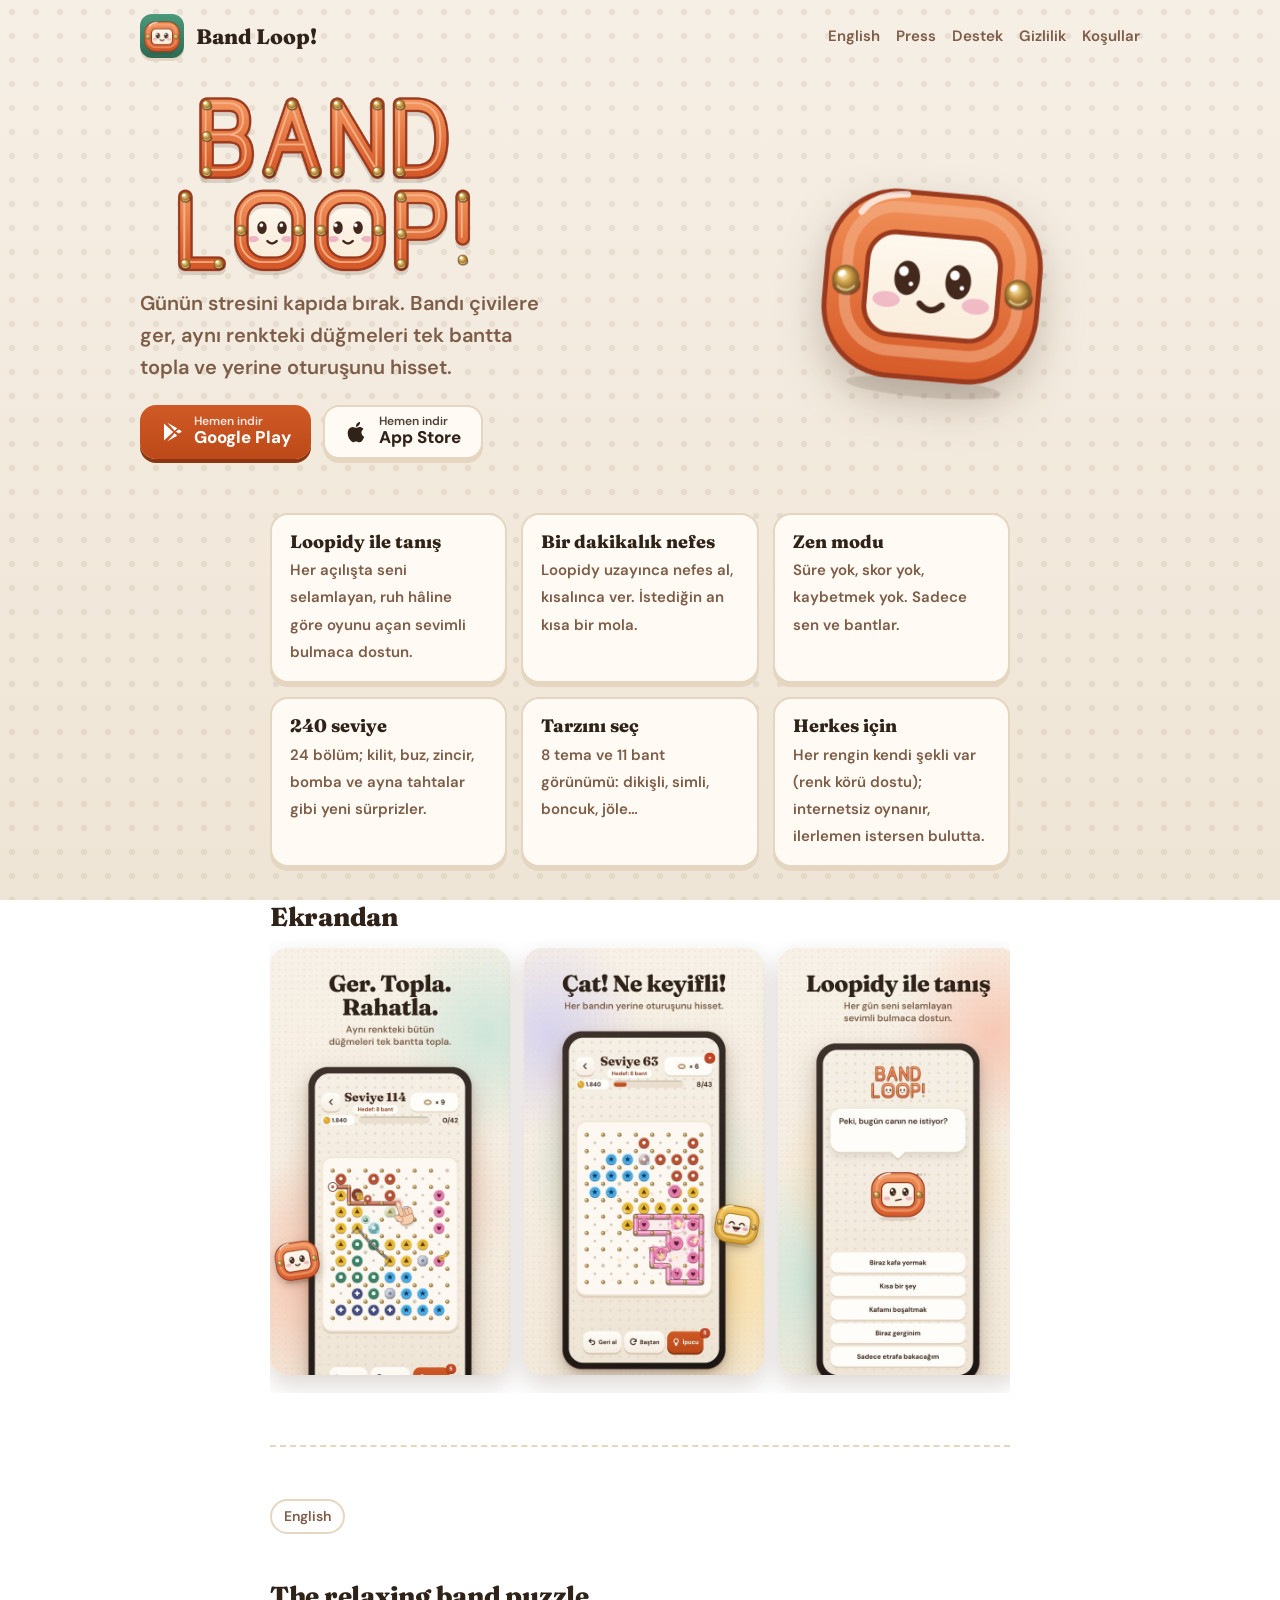
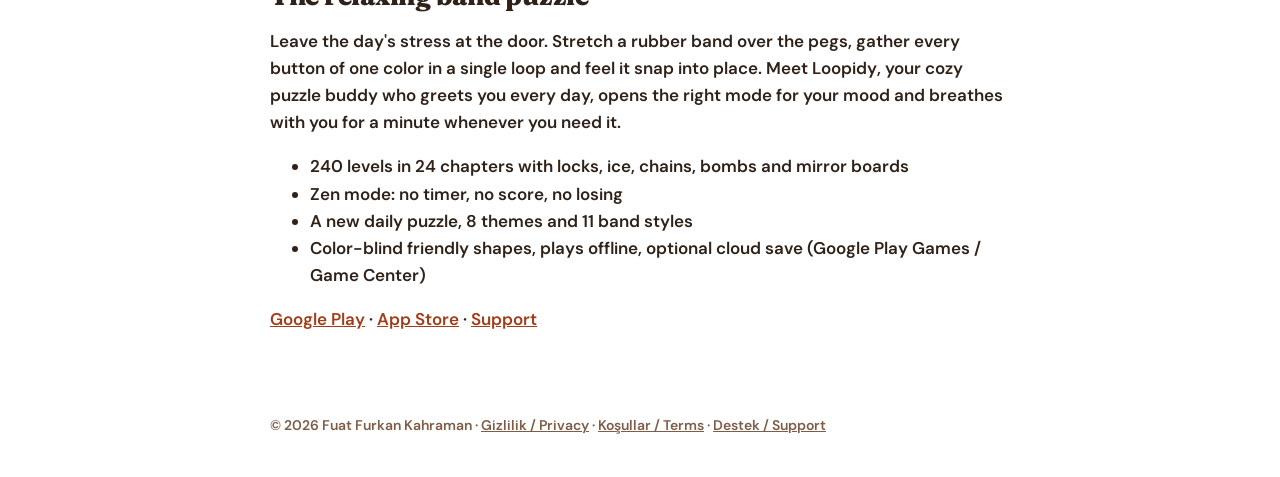
<file: bandloop/index.html>
<!doctype html>
<html lang="tr">
<head>
<meta charset="utf-8">
<meta name="viewport" content="width=device-width, initial-scale=1">
<title>Band Loop! · Rahatlatan bant bulmacası</title>
<meta name="description" content="Band Loop!: rahatlatan lastik bant bulmacası. Bandı çivilere ger, aynı renkteki düğmeleri tek bantta topla, Loopidy ile nefes al. 240 seviye, Zen modu, günlük bulmaca. Android ve iOS.">
<meta property="og:title" content="Band Loop! · Rahatlatan bant bulmacası">
<meta property="og:description" content="Bandı ger, renkleri topla, rahatla. Loopidy ile tanış.">
<meta property="og:image" content="https://fuatabii.github.io/bandloop/img/feature.jpg">
<meta name="theme-color" content="#f6efe5">
<link rel="icon" href="icon.png">
<link rel="stylesheet" href="style.css">
</head>
<body>
<header><img src="icon.png" alt=""><a href="./">Band Loop!</a>
  <nav><a href="#en">English</a><a href="press.html">Press</a><a href="destek.html">Destek</a><a href="gizlilik.html">Gizlilik</a><a href="kosullar.html">Koşullar</a></nav></header>

<section class="hero">
  <div>
    <img class="logo" src="img/logo.png" alt="Band Loop!">
    <p class="lead">Günün stresini kapıda bırak. Bandı çivilere ger, aynı renkteki düğmeleri tek bantta topla ve yerine oturuşunu hisset.</p>
    <div class="stores">
      <a class="store" href="https://play.google.com/store/apps/details?id=com.bandloop.app">
        <svg viewBox="0 0 24 24" aria-hidden="true"><path d="M4 3.5v17l9.2-8.5L4 3.5Zm10.6 9.8 2.6 2.4-9.8 5.6 7.2-8Zm0-2.6-7.2-8 9.8 5.6-2.6 2.4Zm4.1-1.2 2.3 1.3c.6.4.6 1.1 0 1.5l-2.3 1.3-2.8-2.1 2.8-2Z"/></svg>
        <span><small>Hemen indir</small>Google Play</span></a>
      <a class="store alt" href="https://apps.apple.com/app/apple-store/id6827257425?pt=129636580&amp;ct=site&amp;mt=8">
        <svg viewBox="0 0 24 24" aria-hidden="true"><path d="M16.4 12.6c0-2.4 2-3.6 2.1-3.7-1.2-1.7-3-1.9-3.6-2-1.5-.2-3 .9-3.8.9-.8 0-2-.9-3.3-.9-1.7 0-3.3 1-4.2 2.5-1.8 3.1-.5 7.7 1.3 10.2.9 1.2 1.9 2.6 3.2 2.6 1.3-.1 1.8-.8 3.3-.8s2 .8 3.3.8c1.4 0 2.2-1.3 3.1-2.5 1-1.4 1.4-2.8 1.4-2.9 0 0-2.7-1-2.8-4.2ZM14 5.2c.7-.9 1.2-2 1-3.2-1 0-2.3.7-3 1.6-.7.8-1.2 2-1.1 3.1 1.2.1 2.3-.6 3.1-1.5Z"/></svg>
        <span><small>Hemen indir</small>App Store</span></a>
    </div>
  </div>
  <img class="loopidy" src="img/loopidy.png" alt="Loopidy, oyunun maskotu">
</section>

<main>
  <ul class="features">
    <li><b>Loopidy ile tanış</b><span>Her açılışta seni selamlayan, ruh hâline göre oyunu açan sevimli bulmaca dostun.</span></li>
    <li><b>Bir dakikalık nefes</b><span>Loopidy uzayınca nefes al, kısalınca ver. İstediğin an kısa bir mola.</span></li>
    <li><b>Zen modu</b><span>Süre yok, skor yok, kaybetmek yok. Sadece sen ve bantlar.</span></li>
    <li><b>240 seviye</b><span>24 bölüm; kilit, buz, zincir, bomba ve ayna tahtalar gibi yeni sürprizler.</span></li>
    <li><b>Tarzını seç</b><span>8 tema ve 11 bant görünümü: dikişli, simli, boncuk, jöle…</span></li>
    <li><b>Herkes için</b><span>Her rengin kendi şekli var (renk körü dostu); internetsiz oynanır, ilerlemen istersen bulutta.</span></li>
  </ul>

  <h2>Ekrandan</h2>
  <div class="shots">
    <img src="img/shot-1.jpg" alt="Oynanış: bant çivilere geriliyor" loading="lazy">
    <img src="img/shot-2.jpg" alt="Bant yerine oturuyor" loading="lazy">
    <img src="img/shot-3.jpg" alt="Loopidy ile açılış sohbeti" loading="lazy">
    <img src="img/shot-4.jpg" alt="Loopidy ile nefes egzersizi" loading="lazy">
    <img src="img/shot-5.jpg" alt="Kilit, buz ve zincir" loading="lazy">
    <img src="img/shot-6.jpg" alt="Zen modu" loading="lazy">
  </div>

  <hr id="en">
  <span class="lang">English</span>
  <h2>The relaxing band puzzle</h2>
  <p>Leave the day's stress at the door. Stretch a rubber band over the pegs, gather every button of one color in a single
  loop and feel it snap into place. Meet <b>Loopidy</b>, your cozy puzzle buddy who greets you every day, opens the right
  mode for your mood and breathes with you for a minute whenever you need it.</p>
  <ul>
    <li>240 levels in 24 chapters with locks, ice, chains, bombs and mirror boards</li>
    <li>Zen mode: no timer, no score, no losing</li>
    <li>A new daily puzzle, 8 themes and 11 band styles</li>
    <li>Color-blind friendly shapes, plays offline, optional cloud save (Google Play Games / Game Center)</li>
  </ul>
  <p><a href="https://play.google.com/store/apps/details?id=com.bandloop.app">Google Play</a> · <a href="https://apps.apple.com/app/apple-store/id6827257425?pt=129636580&amp;ct=site&amp;mt=8">App Store</a> · <a href="destek.html#support-en">Support</a></p>
</main>
<footer>© 2026 Fuat Furkan Kahraman · <a href="gizlilik.html">Gizlilik / Privacy</a> · <a href="kosullar.html">Koşullar / Terms</a> · <a href="destek.html">Destek / Support</a></footer>
</body>
</html>
</file>
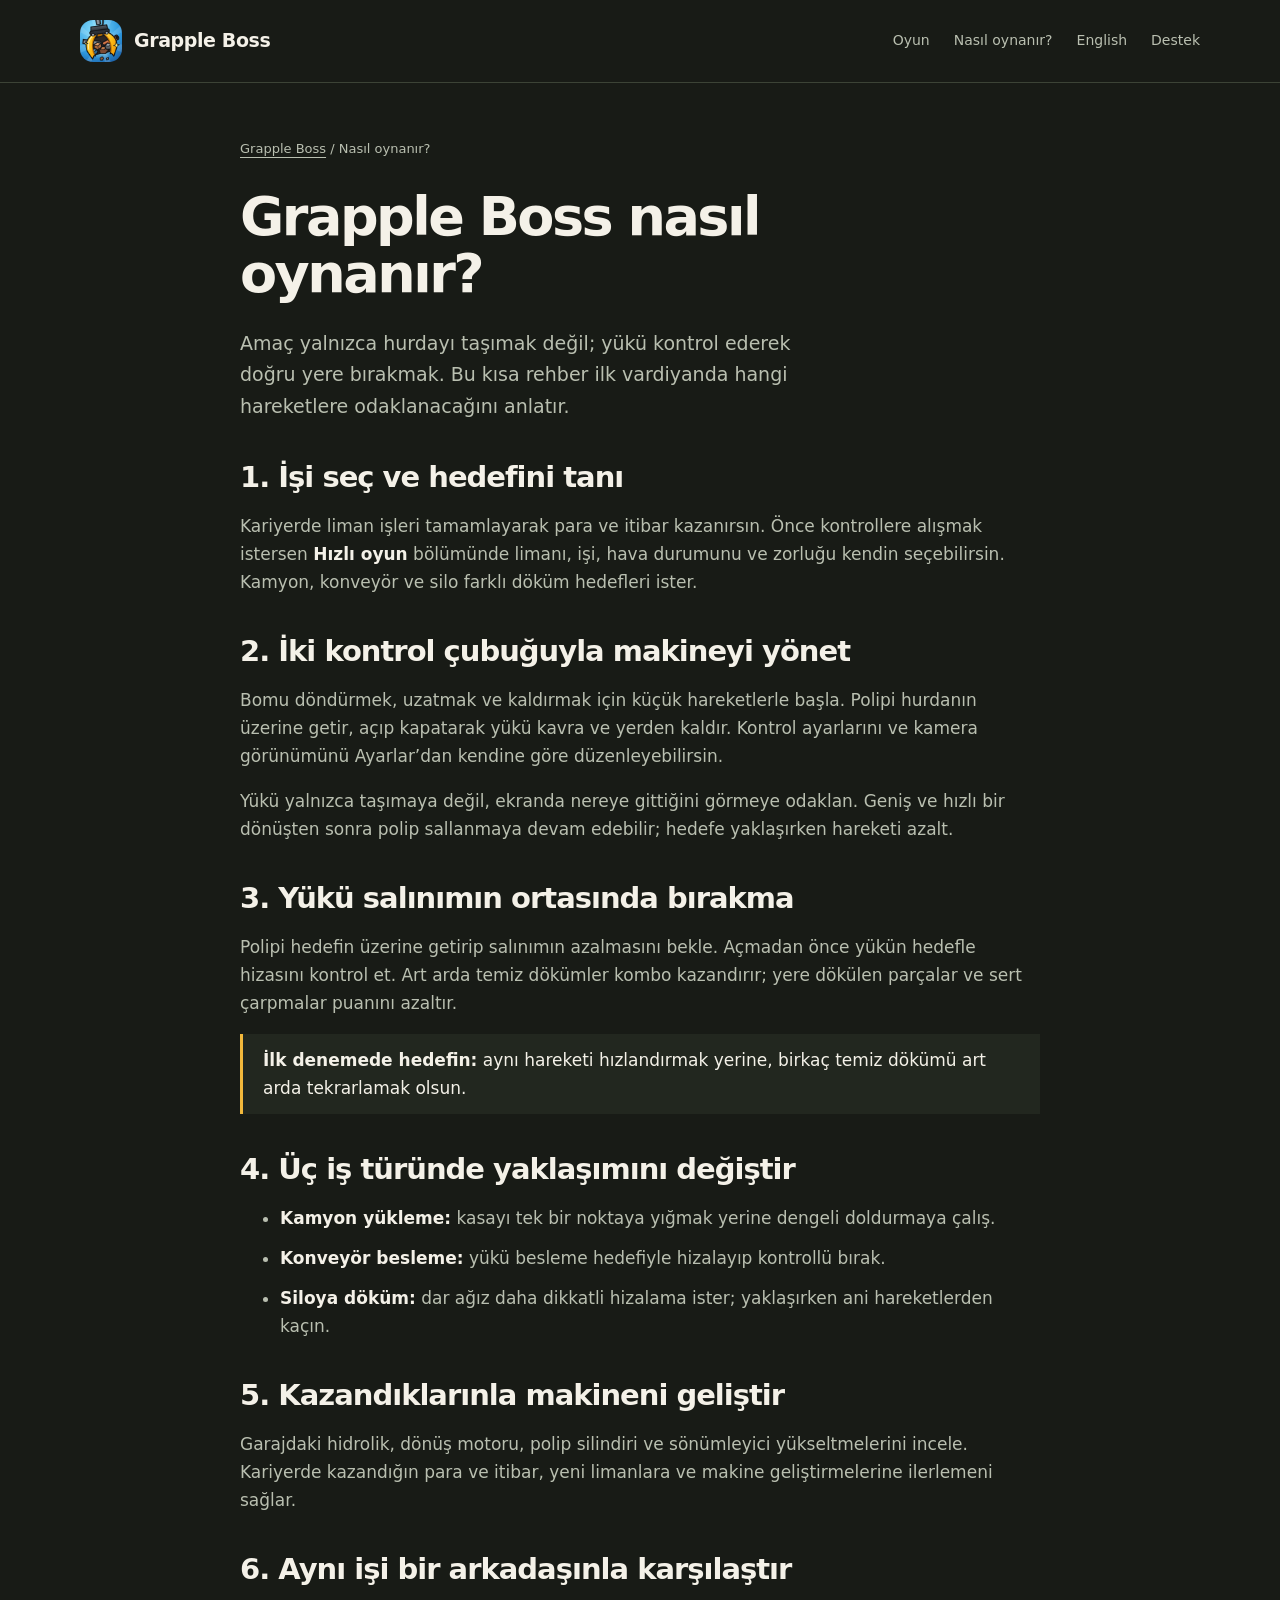
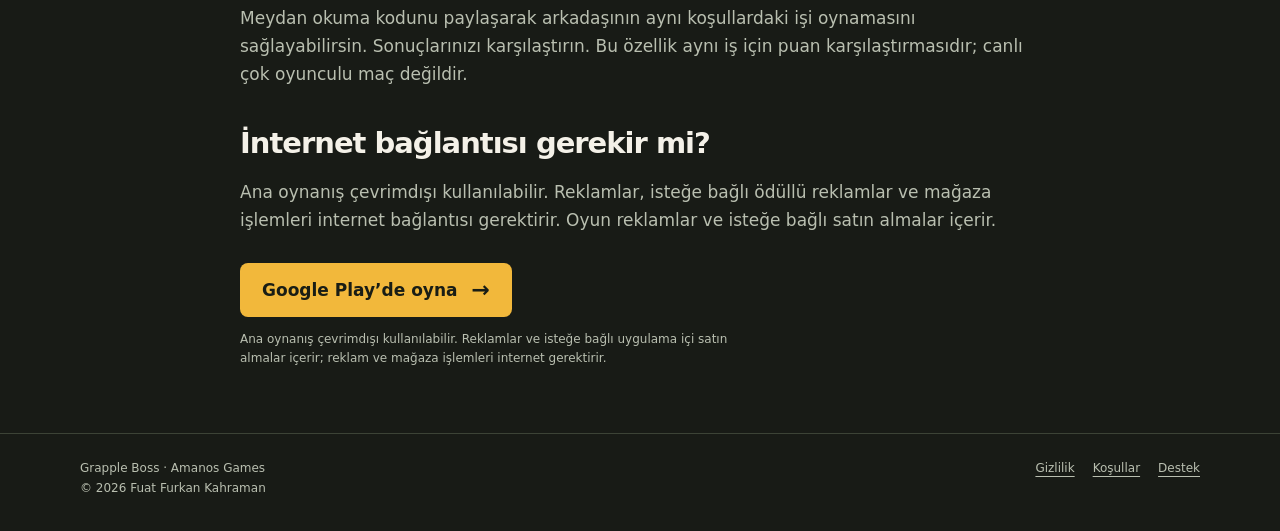
<file: grappleboss/nasil-oynanir/index.html>
<!doctype html>
<html lang="tr">
<head>
<meta charset="utf-8">
<meta name="viewport" content="width=device-width, initial-scale=1">
<title>Grapple Boss Nasıl Oynanır? Kontroller ve Yükleme Rehberi</title>
<meta name="description" content="Grapple Boss’ta iki kontrol çubuğunu kullanmayı, yükün salınımını kontrol etmeyi ve kamyon, konveyör, silo işlerinde temiz döküm yapmayı öğren.">
<link rel="canonical" href="https://fuatabii.github.io/grappleboss/nasil-oynanir/">
<link rel="alternate" hreflang="tr" href="https://fuatabii.github.io/grappleboss/nasil-oynanir/">
<link rel="alternate" hreflang="en" href="https://fuatabii.github.io/grappleboss/en/how-to-play/">
<link rel="alternate" hreflang="x-default" href="https://fuatabii.github.io/grappleboss/en/how-to-play/">
<link rel="icon" href="../icon.png">
<link rel="stylesheet" href="../site.css">
<meta property="og:type" content="website">
<meta property="og:locale" content="tr_TR">
<meta property="og:locale:alternate" content="en_US">
<meta property="og:title" content="Grapple Boss Nasıl Oynanır? Kontroller ve Yükleme Rehberi">
<meta property="og:description" content="Grapple Boss’ta iki kontrol çubuğunu kullanmayı, yükün salınımını kontrol etmeyi ve kamyon, konveyör, silo işlerinde temiz döküm yapmayı öğren.">
<meta property="og:url" content="https://fuatabii.github.io/grappleboss/nasil-oynanir/">
<meta property="og:image" content="https://fuatabii.github.io/grappleboss/icon.png">
<meta property="og:image:alt" content="Grapple Boss">
<meta name="twitter:card" content="summary">
<meta name="twitter:title" content="Grapple Boss Nasıl Oynanır? Kontroller ve Yükleme Rehberi">
<meta name="twitter:description" content="Grapple Boss’ta iki kontrol çubuğunu kullanmayı, yükün salınımını kontrol etmeyi ve kamyon, konveyör, silo işlerinde temiz döküm yapmayı öğren.">
<meta name="twitter:image" content="https://fuatabii.github.io/grappleboss/icon.png">
<script type="application/ld+json">{"@context":"https://schema.org","@graph":[{"@type":"WebSite","@id":"https://fuatabii.github.io/grappleboss/#website","url":"https://fuatabii.github.io/grappleboss/","name":"Grapple Boss","inLanguage":["tr","en"]},{"@type":"VideoGame","@id":"https://fuatabii.github.io/grappleboss/#game","name":"Grapple Boss","url":"https://fuatabii.github.io/grappleboss/","image":"https://fuatabii.github.io/grappleboss/icon.png","description":"Grapple Boss’ta iki kontrol çubuğunu kullanmayı, yükün salınımını kontrol etmeyi ve kamyon, konveyör, silo işlerinde temiz döküm yapmayı öğren.","operatingSystem":"Android","applicationCategory":"GameApplication","genre":"Simulation","inLanguage":["tr","en"],"installUrl":"https://play.google.com/store/apps/details?id=com.grappleboss.app","publisher":{"@type":"Organization","name":"Amanos Games"},"sameAs":["https://play.google.com/store/apps/details?id=com.grappleboss.app"]},{"@type":"WebPage","@id":"https://fuatabii.github.io/grappleboss/nasil-oynanir/#webpage","url":"https://fuatabii.github.io/grappleboss/nasil-oynanir/","name":"Grapple Boss Nasıl Oynanır? Kontroller ve Yükleme Rehberi","description":"Grapple Boss’ta iki kontrol çubuğunu kullanmayı, yükün salınımını kontrol etmeyi ve kamyon, konveyör, silo işlerinde temiz döküm yapmayı öğren.","inLanguage":"tr","isPartOf":{"@id":"https://fuatabii.github.io/grappleboss/#website"},"about":{"@id":"https://fuatabii.github.io/grappleboss/#game"}}]}</script>
</head><body>
<a class="skip" href="#main">İçeriğe geç</a>
<header><div class="wrap">
<a class="brand" href="../"><img src="../icon.png" width="42" height="42" alt="">Grapple Boss</a>
<nav aria-label="Ana menü"><a href="../#oyun">Oyun</a><a href="./">Nasıl oynanır?</a><a href="../en/how-to-play/" lang="en" hreflang="en">English</a><a href="../destek.html">Destek</a></nav>
</div></header><main class="wrap" id="main"><article class="guide"><p class="breadcrumb"><a href="../">Grapple Boss</a> / Nasıl oynanır?</p><h1>Grapple Boss nasıl oynanır?</h1><p class="intro">Amaç yalnızca hurdayı taşımak değil; yükü kontrol ederek doğru yere bırakmak. Bu kısa rehber ilk vardiyanda hangi hareketlere odaklanacağını anlatır.</p><h2>1. İşi seç ve hedefini tanı</h2>
<p>Kariyerde liman işleri tamamlayarak para ve itibar kazanırsın. Önce kontrollere alışmak istersen <strong>Hızlı oyun</strong> bölümünde limanı, işi, hava durumunu ve zorluğu kendin seçebilirsin. Kamyon, konveyör ve silo farklı döküm hedefleri ister.</p>
<h2>2. İki kontrol çubuğuyla makineyi yönet</h2>
<p>Bomu döndürmek, uzatmak ve kaldırmak için küçük hareketlerle başla. Polipi hurdanın üzerine getir, açıp kapatarak yükü kavra ve yerden kaldır. Kontrol ayarlarını ve kamera görünümünü Ayarlar’dan kendine göre düzenleyebilirsin.</p>
<p>Yükü yalnızca taşımaya değil, ekranda nereye gittiğini görmeye odaklan. Geniş ve hızlı bir dönüşten sonra polip sallanmaya devam edebilir; hedefe yaklaşırken hareketi azalt.</p>
<h2>3. Yükü salınımın ortasında bırakma</h2>
<p>Polipi hedefin üzerine getirip salınımın azalmasını bekle. Açmadan önce yükün hedefle hizasını kontrol et. Art arda temiz dökümler kombo kazandırır; yere dökülen parçalar ve sert çarpmalar puanını azaltır.</p>
<div class="callout"><strong>İlk denemede hedefin:</strong> aynı hareketi hızlandırmak yerine, birkaç temiz dökümü art arda tekrarlamak olsun.</div>
<h2>4. Üç iş türünde yaklaşımını değiştir</h2>
<ul><li><strong>Kamyon yükleme:</strong> kasayı tek bir noktaya yığmak yerine dengeli doldurmaya çalış.</li>
<li><strong>Konveyör besleme:</strong> yükü besleme hedefiyle hizalayıp kontrollü bırak.</li>
<li><strong>Siloya döküm:</strong> dar ağız daha dikkatli hizalama ister; yaklaşırken ani hareketlerden kaçın.</li></ul>
<h2>5. Kazandıklarınla makineni geliştir</h2>
<p>Garajdaki hidrolik, dönüş motoru, polip silindiri ve sönümleyici yükseltmelerini incele. Kariyerde kazandığın para ve itibar, yeni limanlara ve makine geliştirmelerine ilerlemeni sağlar.</p>
<h2>6. Aynı işi bir arkadaşınla karşılaştır</h2>
<p>Meydan okuma kodunu paylaşarak arkadaşının aynı koşullardaki işi oynamasını sağlayabilirsin. Sonuçlarınızı karşılaştırın. Bu özellik aynı iş için puan karşılaştırmasıdır; canlı çok oyunculu maç değildir.</p>
<h2>İnternet bağlantısı gerekir mi?</h2>
<p>Ana oynanış çevrimdışı kullanılabilir. Reklamlar, isteğe bağlı ödüllü reklamlar ve mağaza işlemleri internet bağlantısı gerektirir. Oyun reklamlar ve isteğe bağlı satın almalar içerir.</p><a class="cta" href="https://play.google.com/store/apps/details?id=com.grappleboss.app&amp;hl=tr&amp;referrer=utm_source%3Dwebsite%26utm_medium%3Downed%26utm_campaign%3Dgrapple_launch_tr">Google Play’de oyna <span aria-hidden="true">→</span></a><p class="fine">Ana oynanış çevrimdışı kullanılabilir. Reklamlar ve isteğe bağlı uygulama içi satın almalar içerir; reklam ve mağaza işlemleri internet gerektirir.</p></article></main><footer><div class="wrap"><span>Grapple Boss · Amanos Games<br>© 2026 Fuat Furkan Kahraman</span><div><a href="../gizlilik.html">Gizlilik</a><a href="../kosullar.html">Koşullar</a><a href="../destek.html">Destek</a></div></div></footer>
</body></html>
</file>
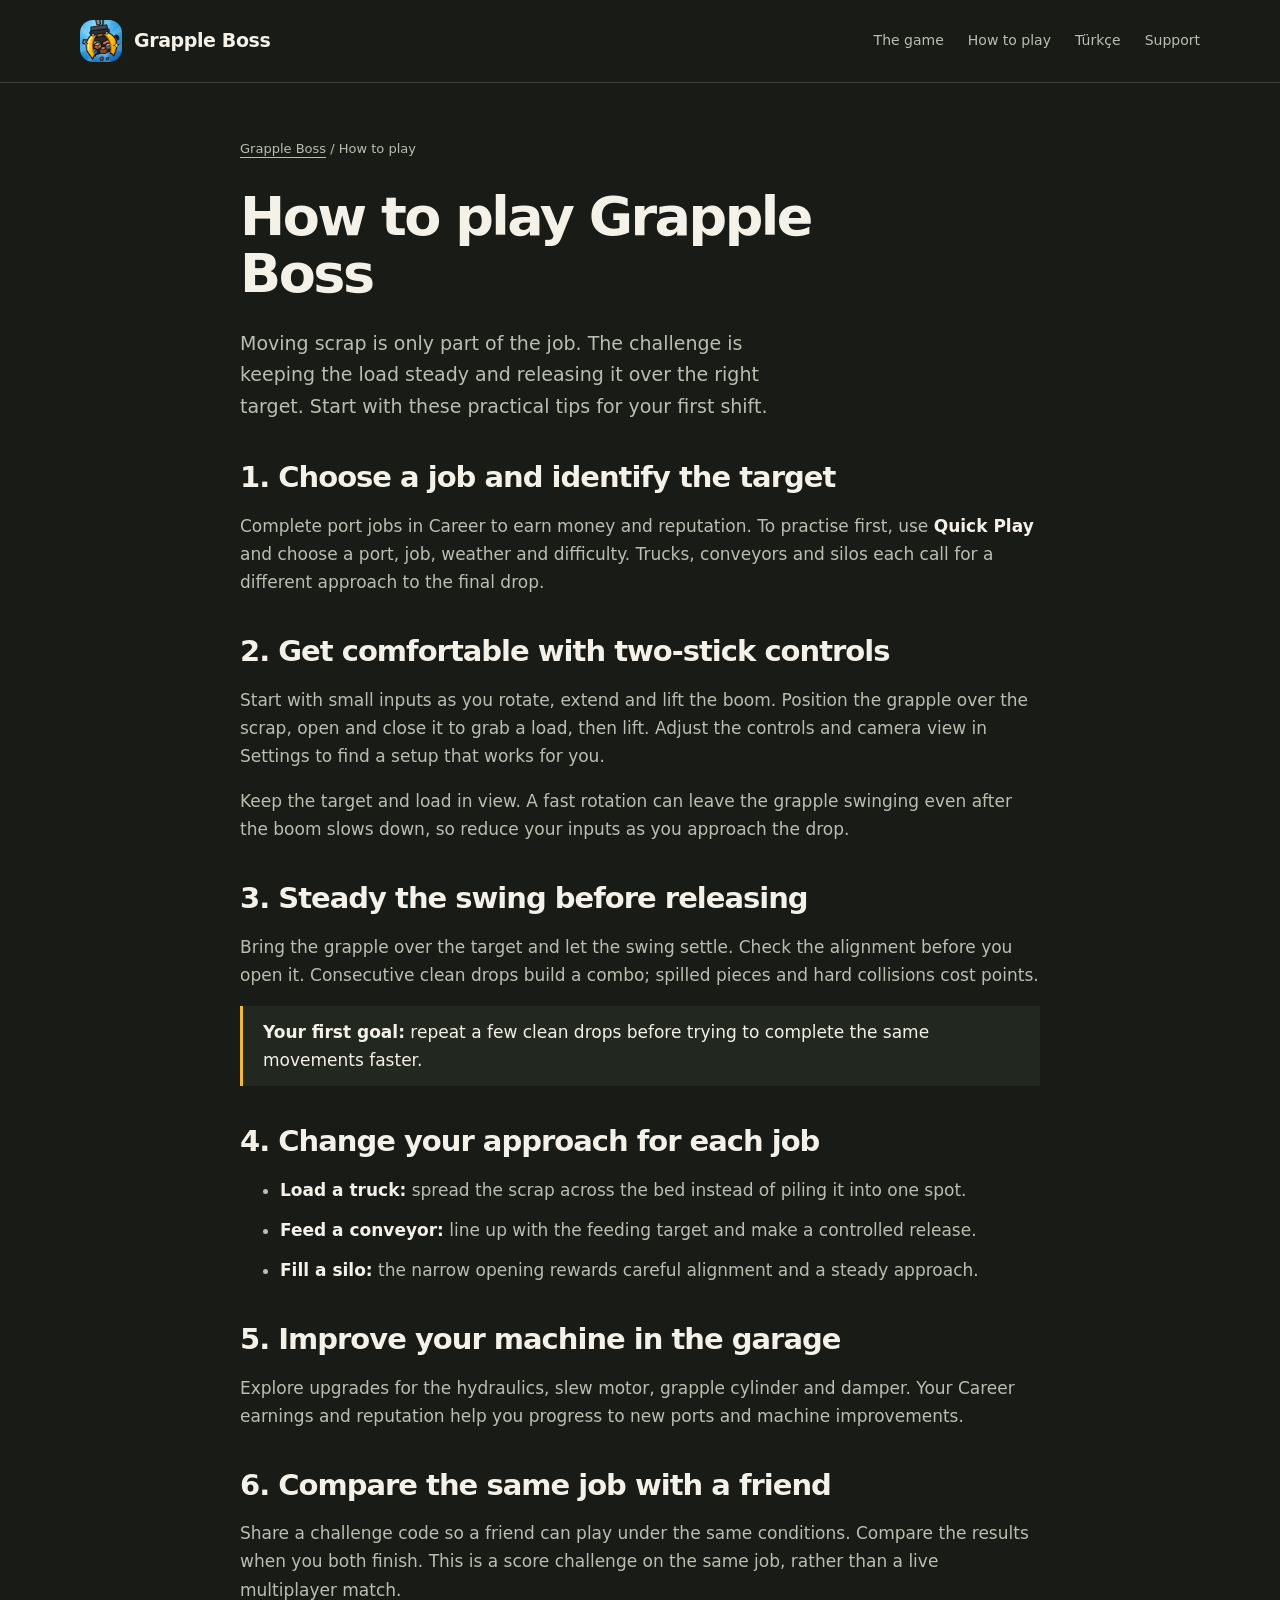
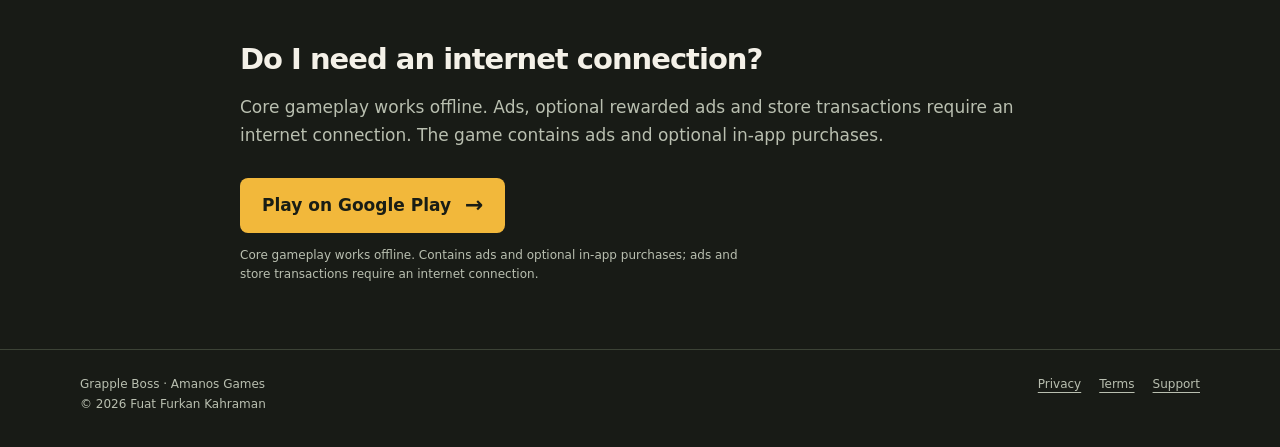
<file: grappleboss/en/how-to-play/index.html>
<!doctype html>
<html lang="en">
<head>
<meta charset="utf-8">
<meta name="viewport" content="width=device-width, initial-scale=1">
<title>How to Play Grapple Boss: Crane Controls and Loading Guide</title>
<meta name="description" content="Learn the basics of Grapple Boss: two-stick crane controls, managing a swinging load and making clean drops into trucks, conveyors and silos.">
<link rel="canonical" href="https://fuatabii.github.io/grappleboss/en/how-to-play/">
<link rel="alternate" hreflang="tr" href="https://fuatabii.github.io/grappleboss/nasil-oynanir/">
<link rel="alternate" hreflang="en" href="https://fuatabii.github.io/grappleboss/en/how-to-play/">
<link rel="alternate" hreflang="x-default" href="https://fuatabii.github.io/grappleboss/en/how-to-play/">
<link rel="icon" href="../../icon.png">
<link rel="stylesheet" href="../../site.css">
<meta property="og:type" content="website">
<meta property="og:locale" content="en_US">
<meta property="og:locale:alternate" content="tr_TR">
<meta property="og:title" content="How to Play Grapple Boss: Crane Controls and Loading Guide">
<meta property="og:description" content="Learn the basics of Grapple Boss: two-stick crane controls, managing a swinging load and making clean drops into trucks, conveyors and silos.">
<meta property="og:url" content="https://fuatabii.github.io/grappleboss/en/how-to-play/">
<meta property="og:image" content="https://fuatabii.github.io/grappleboss/icon.png">
<meta property="og:image:alt" content="Grapple Boss">
<meta name="twitter:card" content="summary">
<meta name="twitter:title" content="How to Play Grapple Boss: Crane Controls and Loading Guide">
<meta name="twitter:description" content="Learn the basics of Grapple Boss: two-stick crane controls, managing a swinging load and making clean drops into trucks, conveyors and silos.">
<meta name="twitter:image" content="https://fuatabii.github.io/grappleboss/icon.png">
<script type="application/ld+json">{"@context":"https://schema.org","@graph":[{"@type":"WebSite","@id":"https://fuatabii.github.io/grappleboss/#website","url":"https://fuatabii.github.io/grappleboss/","name":"Grapple Boss","inLanguage":["tr","en"]},{"@type":"VideoGame","@id":"https://fuatabii.github.io/grappleboss/#game","name":"Grapple Boss","url":"https://fuatabii.github.io/grappleboss/","image":"https://fuatabii.github.io/grappleboss/icon.png","description":"Learn the basics of Grapple Boss: two-stick crane controls, managing a swinging load and making clean drops into trucks, conveyors and silos.","operatingSystem":"Android","applicationCategory":"GameApplication","genre":"Simulation","inLanguage":["tr","en"],"installUrl":"https://play.google.com/store/apps/details?id=com.grappleboss.app","publisher":{"@type":"Organization","name":"Amanos Games"},"sameAs":["https://play.google.com/store/apps/details?id=com.grappleboss.app"]},{"@type":"WebPage","@id":"https://fuatabii.github.io/grappleboss/en/how-to-play/#webpage","url":"https://fuatabii.github.io/grappleboss/en/how-to-play/","name":"How to Play Grapple Boss: Crane Controls and Loading Guide","description":"Learn the basics of Grapple Boss: two-stick crane controls, managing a swinging load and making clean drops into trucks, conveyors and silos.","inLanguage":"en","isPartOf":{"@id":"https://fuatabii.github.io/grappleboss/#website"},"about":{"@id":"https://fuatabii.github.io/grappleboss/#game"}}]}</script>
</head><body>
<a class="skip" href="#main">Skip to content</a>
<header><div class="wrap">
<a class="brand" href="../"><img src="../../icon.png" width="42" height="42" alt="">Grapple Boss</a>
<nav aria-label="Main navigation"><a href="../#oyun">The game</a><a href="./">How to play</a><a href="../../nasil-oynanir/" lang="tr" hreflang="tr">Türkçe</a><a href="../../destek.html">Support</a></nav>
</div></header><main class="wrap" id="main"><article class="guide"><p class="breadcrumb"><a href="../">Grapple Boss</a> / How to play</p><h1>How to play Grapple Boss</h1><p class="intro">Moving scrap is only part of the job. The challenge is keeping the load steady and releasing it over the right target. Start with these practical tips for your first shift.</p><h2>1. Choose a job and identify the target</h2>
<p>Complete port jobs in Career to earn money and reputation. To practise first, use <strong>Quick Play</strong> and choose a port, job, weather and difficulty. Trucks, conveyors and silos each call for a different approach to the final drop.</p>
<h2>2. Get comfortable with two-stick controls</h2>
<p>Start with small inputs as you rotate, extend and lift the boom. Position the grapple over the scrap, open and close it to grab a load, then lift. Adjust the controls and camera view in Settings to find a setup that works for you.</p>
<p>Keep the target and load in view. A fast rotation can leave the grapple swinging even after the boom slows down, so reduce your inputs as you approach the drop.</p>
<h2>3. Steady the swing before releasing</h2>
<p>Bring the grapple over the target and let the swing settle. Check the alignment before you open it. Consecutive clean drops build a combo; spilled pieces and hard collisions cost points.</p>
<div class="callout"><strong>Your first goal:</strong> repeat a few clean drops before trying to complete the same movements faster.</div>
<h2>4. Change your approach for each job</h2>
<ul><li><strong>Load a truck:</strong> spread the scrap across the bed instead of piling it into one spot.</li>
<li><strong>Feed a conveyor:</strong> line up with the feeding target and make a controlled release.</li>
<li><strong>Fill a silo:</strong> the narrow opening rewards careful alignment and a steady approach.</li></ul>
<h2>5. Improve your machine in the garage</h2>
<p>Explore upgrades for the hydraulics, slew motor, grapple cylinder and damper. Your Career earnings and reputation help you progress to new ports and machine improvements.</p>
<h2>6. Compare the same job with a friend</h2>
<p>Share a challenge code so a friend can play under the same conditions. Compare the results when you both finish. This is a score challenge on the same job, rather than a live multiplayer match.</p>
<h2>Do I need an internet connection?</h2>
<p>Core gameplay works offline. Ads, optional rewarded ads and store transactions require an internet connection. The game contains ads and optional in-app purchases.</p><a class="cta" href="https://play.google.com/store/apps/details?id=com.grappleboss.app&amp;hl=en_US&amp;referrer=utm_source%3Dwebsite%26utm_medium%3Downed%26utm_campaign%3Dgrapple_launch_en">Play on Google Play <span aria-hidden="true">→</span></a><p class="fine">Core gameplay works offline. Contains ads and optional in-app purchases; ads and store transactions require an internet connection.</p></article></main><footer><div class="wrap"><span>Grapple Boss · Amanos Games<br>© 2026 Fuat Furkan Kahraman</span><div><a href="../../gizlilik.html">Privacy</a><a href="../../kosullar.html">Terms</a><a href="../../destek.html">Support</a></div></div></footer>
</body></html>
</file>
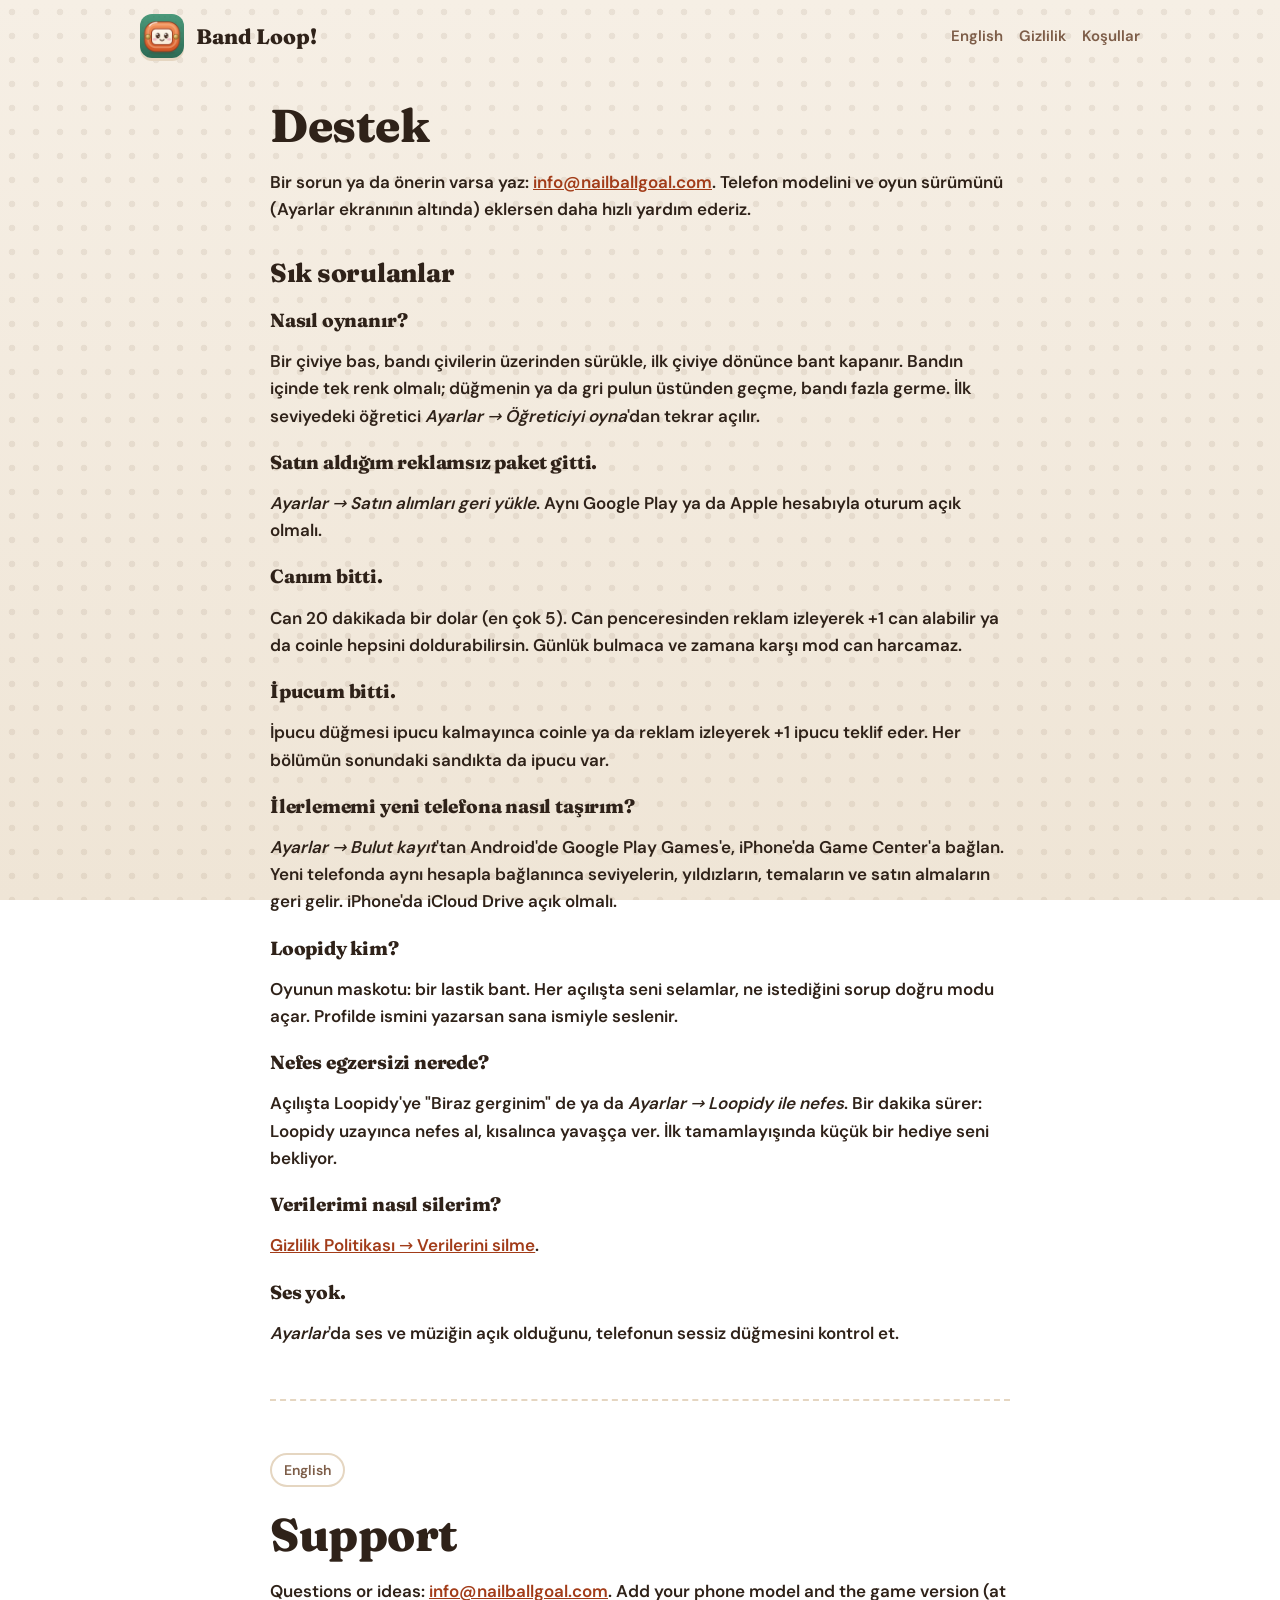
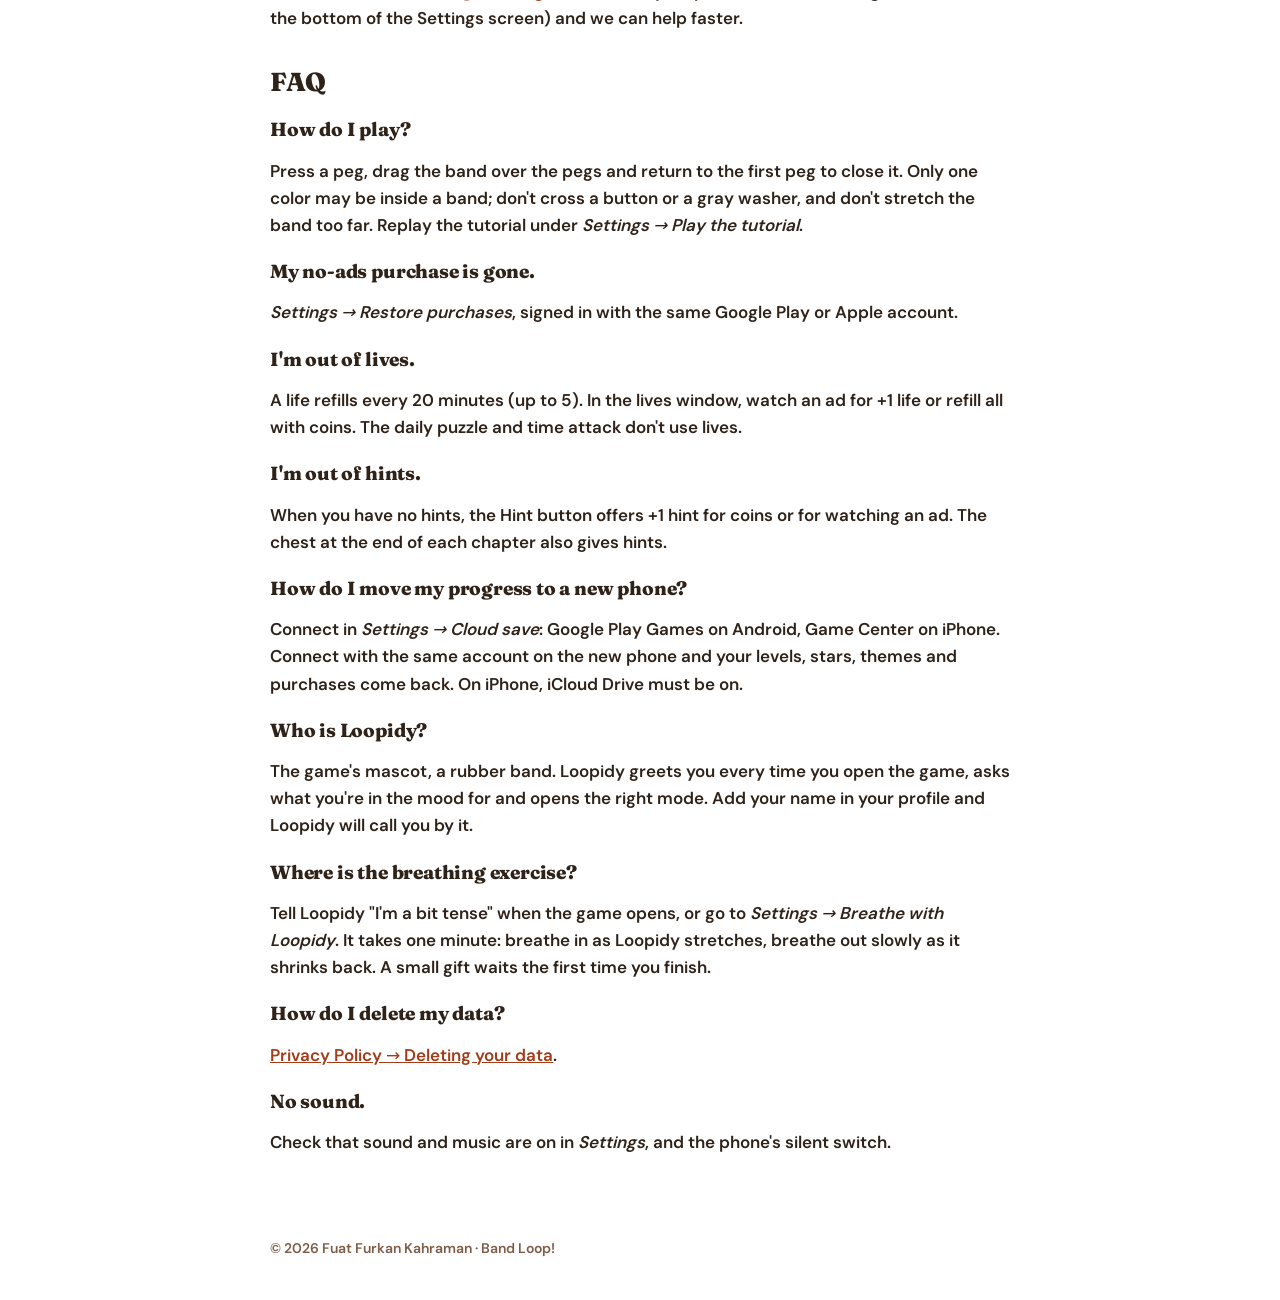
<file: bandloop/destek.html>
<!doctype html>
<html lang="tr">
<head>
<meta charset="utf-8">
<meta name="viewport" content="width=device-width, initial-scale=1">
<title>Destek · Band Loop!</title>
<meta name="description" content="Band Loop! destek: sık sorulanlar, satın almaları geri yükleme, can ve ipucu, verilerini silme, iletişim.">
<link rel="icon" href="icon.png">
<link rel="stylesheet" href="style.css">
</head>
<body>
<header><img src="icon.png" alt=""><a href="./">Band Loop!</a>
  <nav><a href="#support-en">English</a><a href="gizlilik.html">Gizlilik</a><a href="kosullar.html">Koşullar</a></nav></header>
<main>
<h1>Destek</h1>
<p>Bir sorun ya da önerin varsa yaz: <a href="mailto:info@nailballgoal.com">info@nailballgoal.com</a>. Telefon modelini ve oyun
sürümünü (Ayarlar ekranının altında) eklersen daha hızlı yardım ederiz.</p>

<h2>Sık sorulanlar</h2>
<h3>Nasıl oynanır?</h3>
<p>Bir çiviye bas, bandı çivilerin üzerinden sürükle, ilk çiviye dönünce bant kapanır. Bandın içinde tek renk olmalı;
düğmenin ya da gri pulun üstünden geçme, bandı fazla germe. İlk seviyedeki öğretici <i>Ayarlar → Öğreticiyi oyna</i>'dan
tekrar açılır.</p>
<h3>Satın aldığım reklamsız paket gitti.</h3>
<p><i>Ayarlar → Satın alımları geri yükle</i>. Aynı Google Play ya da Apple hesabıyla oturum açık olmalı.</p>
<h3>Canım bitti.</h3>
<p>Can 20 dakikada bir dolar (en çok 5). Can penceresinden reklam izleyerek +1 can alabilir ya da coinle hepsini
doldurabilirsin. Günlük bulmaca ve zamana karşı mod can harcamaz.</p>
<h3>İpucum bitti.</h3>
<p>İpucu düğmesi ipucu kalmayınca coinle ya da reklam izleyerek +1 ipucu teklif eder. Her bölümün sonundaki sandıkta da ipucu var.</p>
<h3>İlerlememi yeni telefona nasıl taşırım?</h3>
<p><i>Ayarlar → Bulut kayıt</i>'tan Android'de Google Play Games'e, iPhone'da Game Center'a bağlan. Yeni telefonda aynı
hesapla bağlanınca seviyelerin, yıldızların, temaların ve satın almaların geri gelir. iPhone'da iCloud Drive açık olmalı.</p>
<h3>Loopidy kim?</h3>
<p>Oyunun maskotu: bir lastik bant. Her açılışta seni selamlar, ne istediğini sorup doğru modu açar. Profilde ismini
yazarsan sana ismiyle seslenir.</p>
<h3>Nefes egzersizi nerede?</h3>
<p>Açılışta Loopidy'ye "Biraz gerginim" de ya da <i>Ayarlar → Loopidy ile nefes</i>. Bir dakika sürer: Loopidy uzayınca nefes al,
kısalınca yavaşça ver. İlk tamamlayışında küçük bir hediye seni bekliyor.</p>
<h3>Verilerimi nasıl silerim?</h3>
<p><a href="gizlilik.html#delete">Gizlilik Politikası → Verilerini silme</a>.</p>
<h3>Ses yok.</h3>
<p><i>Ayarlar</i>'da ses ve müziğin açık olduğunu, telefonun sessiz düğmesini kontrol et.</p>

<hr id="support-en">
<span class="lang">English</span>
<h1>Support</h1>
<p>Questions or ideas: <a href="mailto:info@nailballgoal.com">info@nailballgoal.com</a>. Add your phone model and the game version
(at the bottom of the Settings screen) and we can help faster.</p>
<h2>FAQ</h2>
<h3>How do I play?</h3>
<p>Press a peg, drag the band over the pegs and return to the first peg to close it. Only one color may be inside a band;
don't cross a button or a gray washer, and don't stretch the band too far. Replay the tutorial under <i>Settings → Play the tutorial</i>.</p>
<h3>My no-ads purchase is gone.</h3>
<p><i>Settings → Restore purchases</i>, signed in with the same Google Play or Apple account.</p>
<h3>I'm out of lives.</h3>
<p>A life refills every 20 minutes (up to 5). In the lives window, watch an ad for +1 life or refill all with coins. The daily
puzzle and time attack don't use lives.</p>
<h3>I'm out of hints.</h3>
<p>When you have no hints, the Hint button offers +1 hint for coins or for watching an ad. The chest at the end of each chapter also gives hints.</p>
<h3>How do I move my progress to a new phone?</h3>
<p>Connect in <i>Settings → Cloud save</i>: Google Play Games on Android, Game Center on iPhone. Connect with the same account
on the new phone and your levels, stars, themes and purchases come back. On iPhone, iCloud Drive must be on.</p>
<h3>Who is Loopidy?</h3>
<p>The game's mascot, a rubber band. Loopidy greets you every time you open the game, asks what you're in the mood for and
opens the right mode. Add your name in your profile and Loopidy will call you by it.</p>
<h3>Where is the breathing exercise?</h3>
<p>Tell Loopidy "I'm a bit tense" when the game opens, or go to <i>Settings → Breathe with Loopidy</i>. It takes one minute:
breathe in as Loopidy stretches, breathe out slowly as it shrinks back. A small gift waits the first time you finish.</p>
<h3>How do I delete my data?</h3>
<p><a href="gizlilik.html#delete-en">Privacy Policy → Deleting your data</a>.</p>
<h3>No sound.</h3>
<p>Check that sound and music are on in <i>Settings</i>, and the phone's silent switch.</p>
</main>
<footer>© 2026 Fuat Furkan Kahraman · Band Loop!</footer>
</body>
</html>
</file>
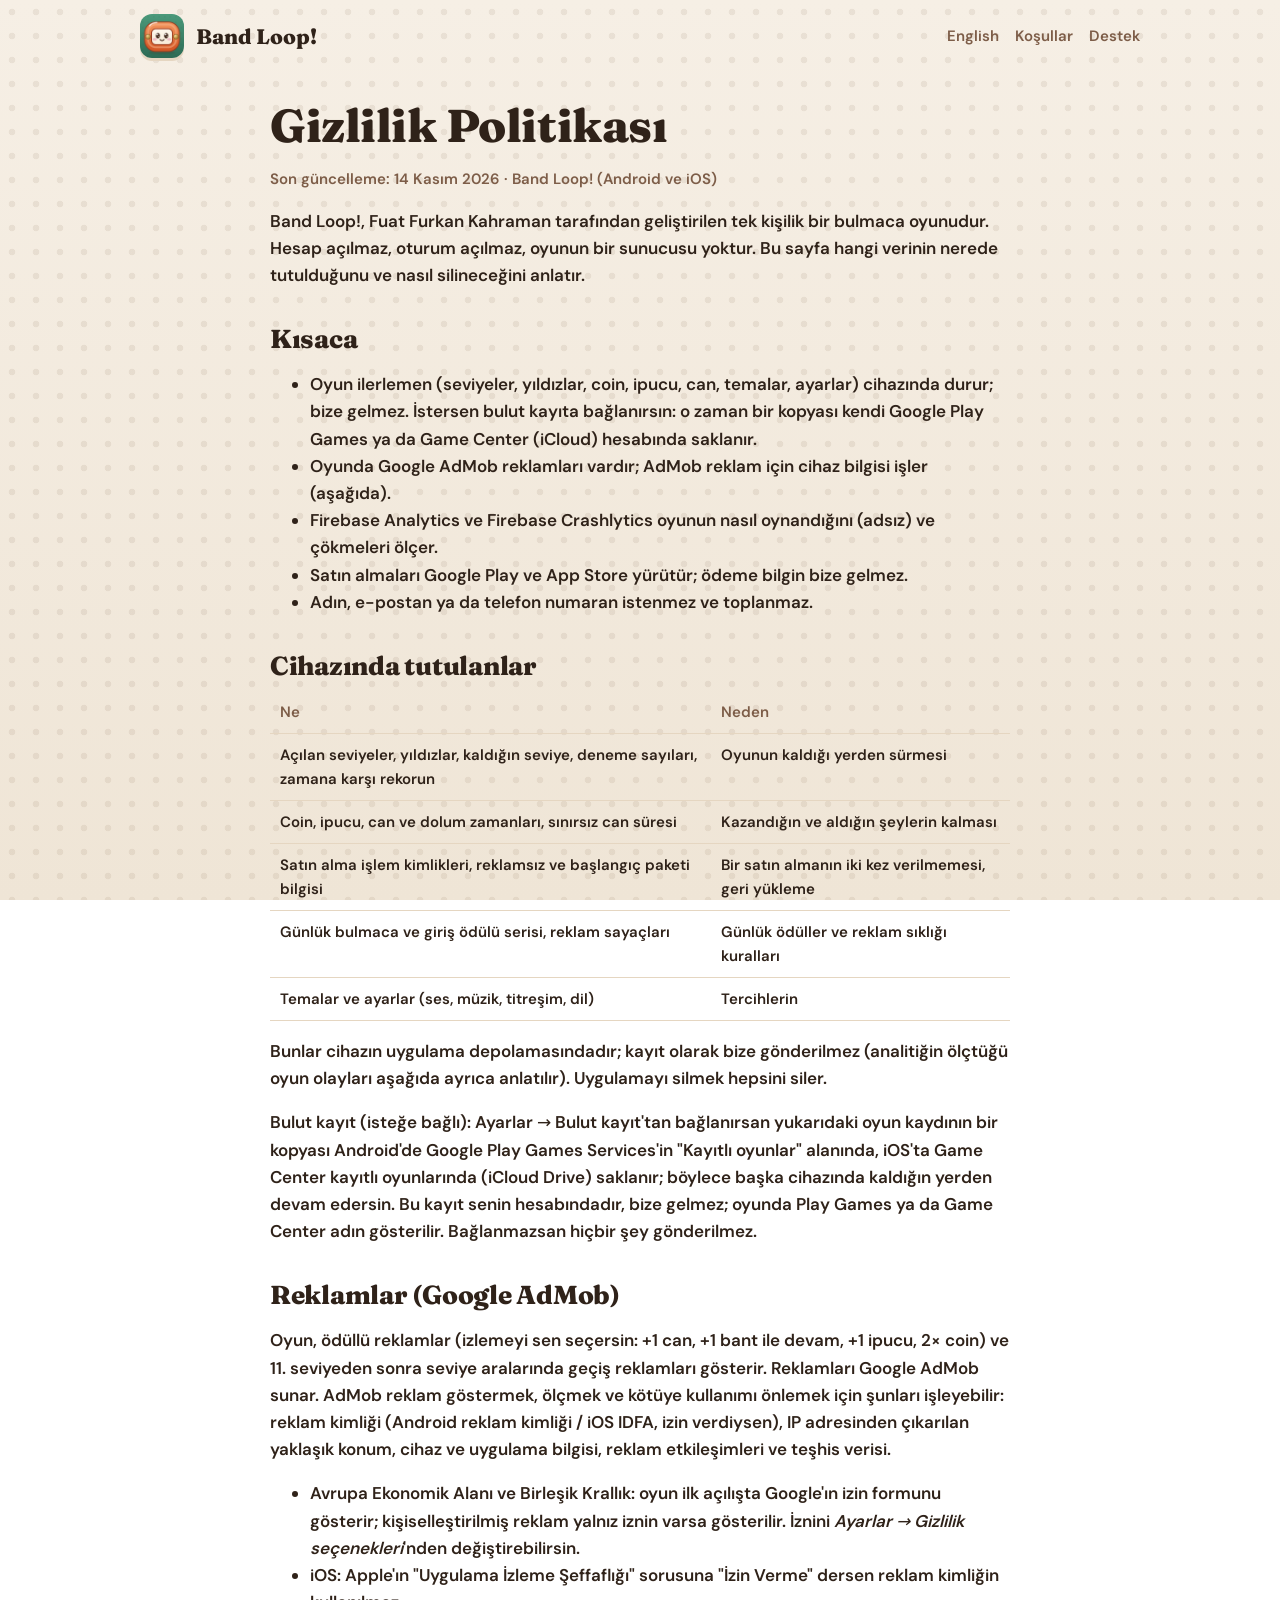
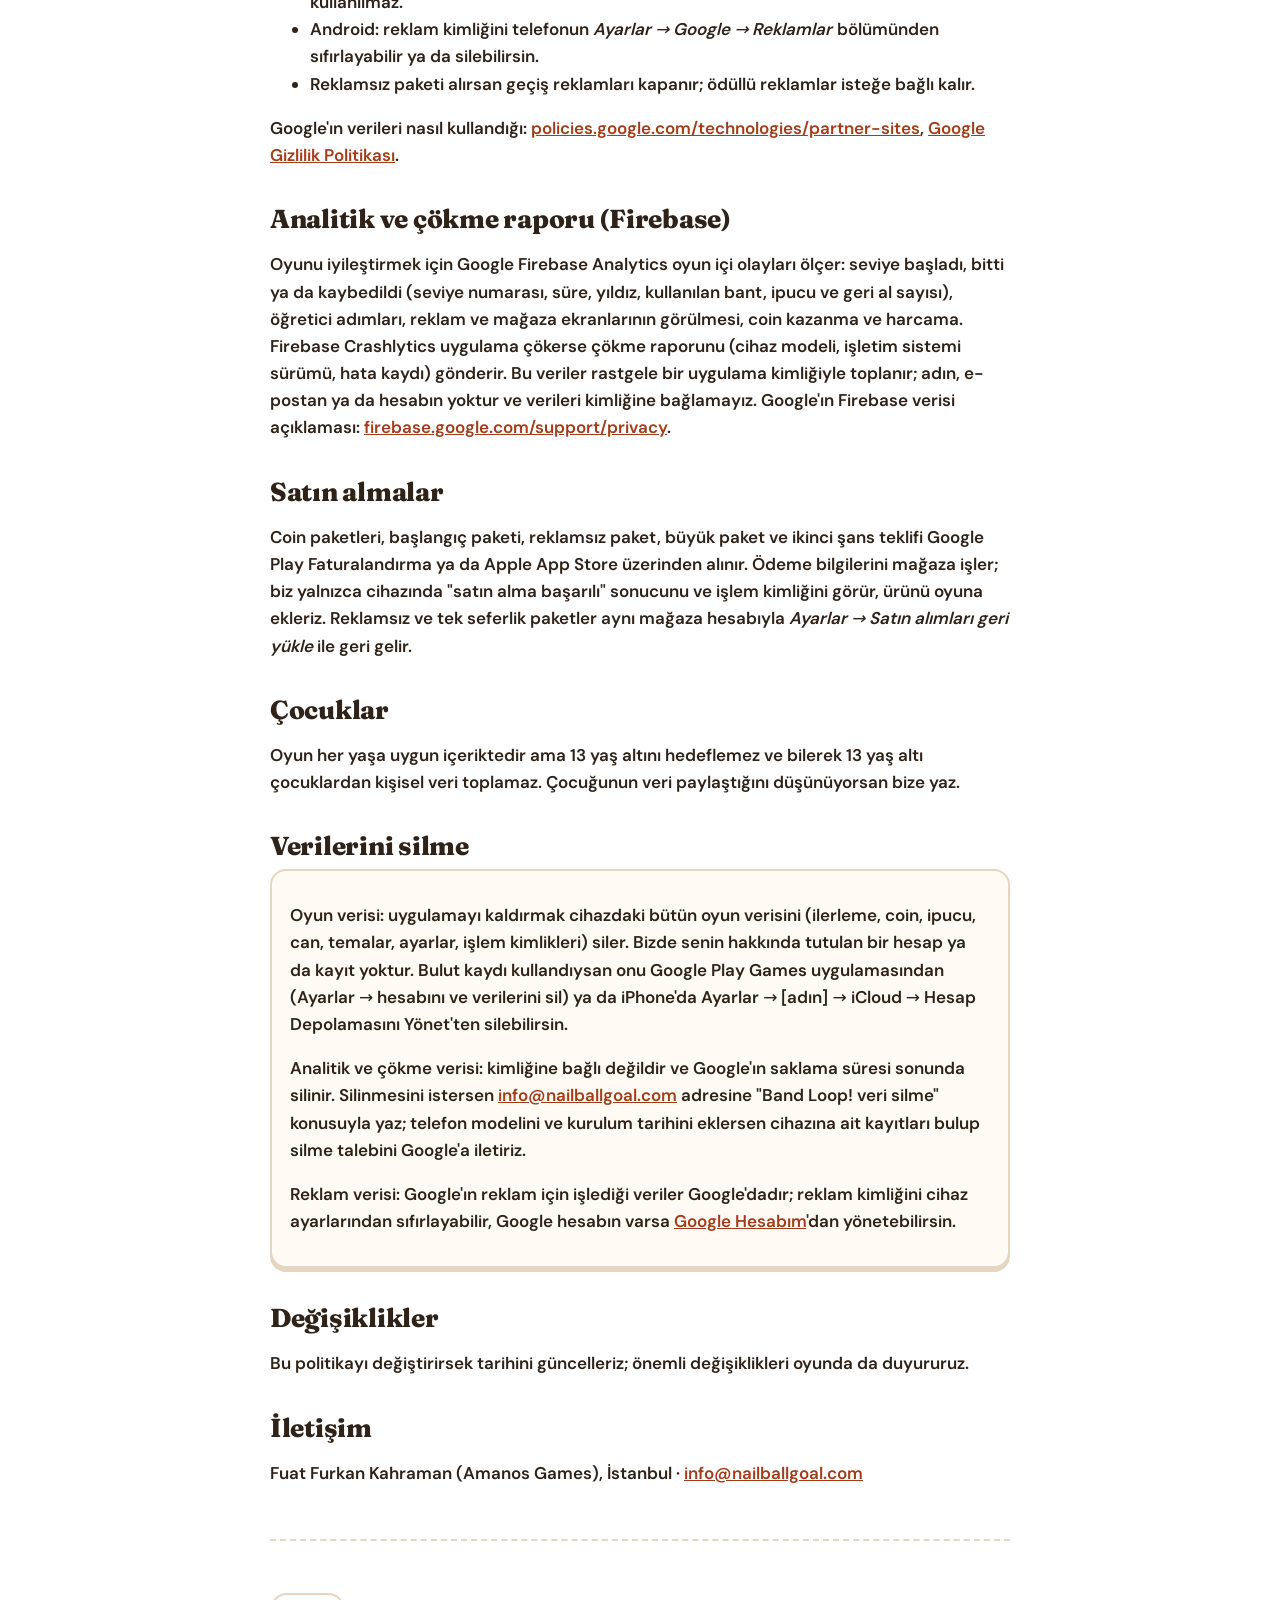
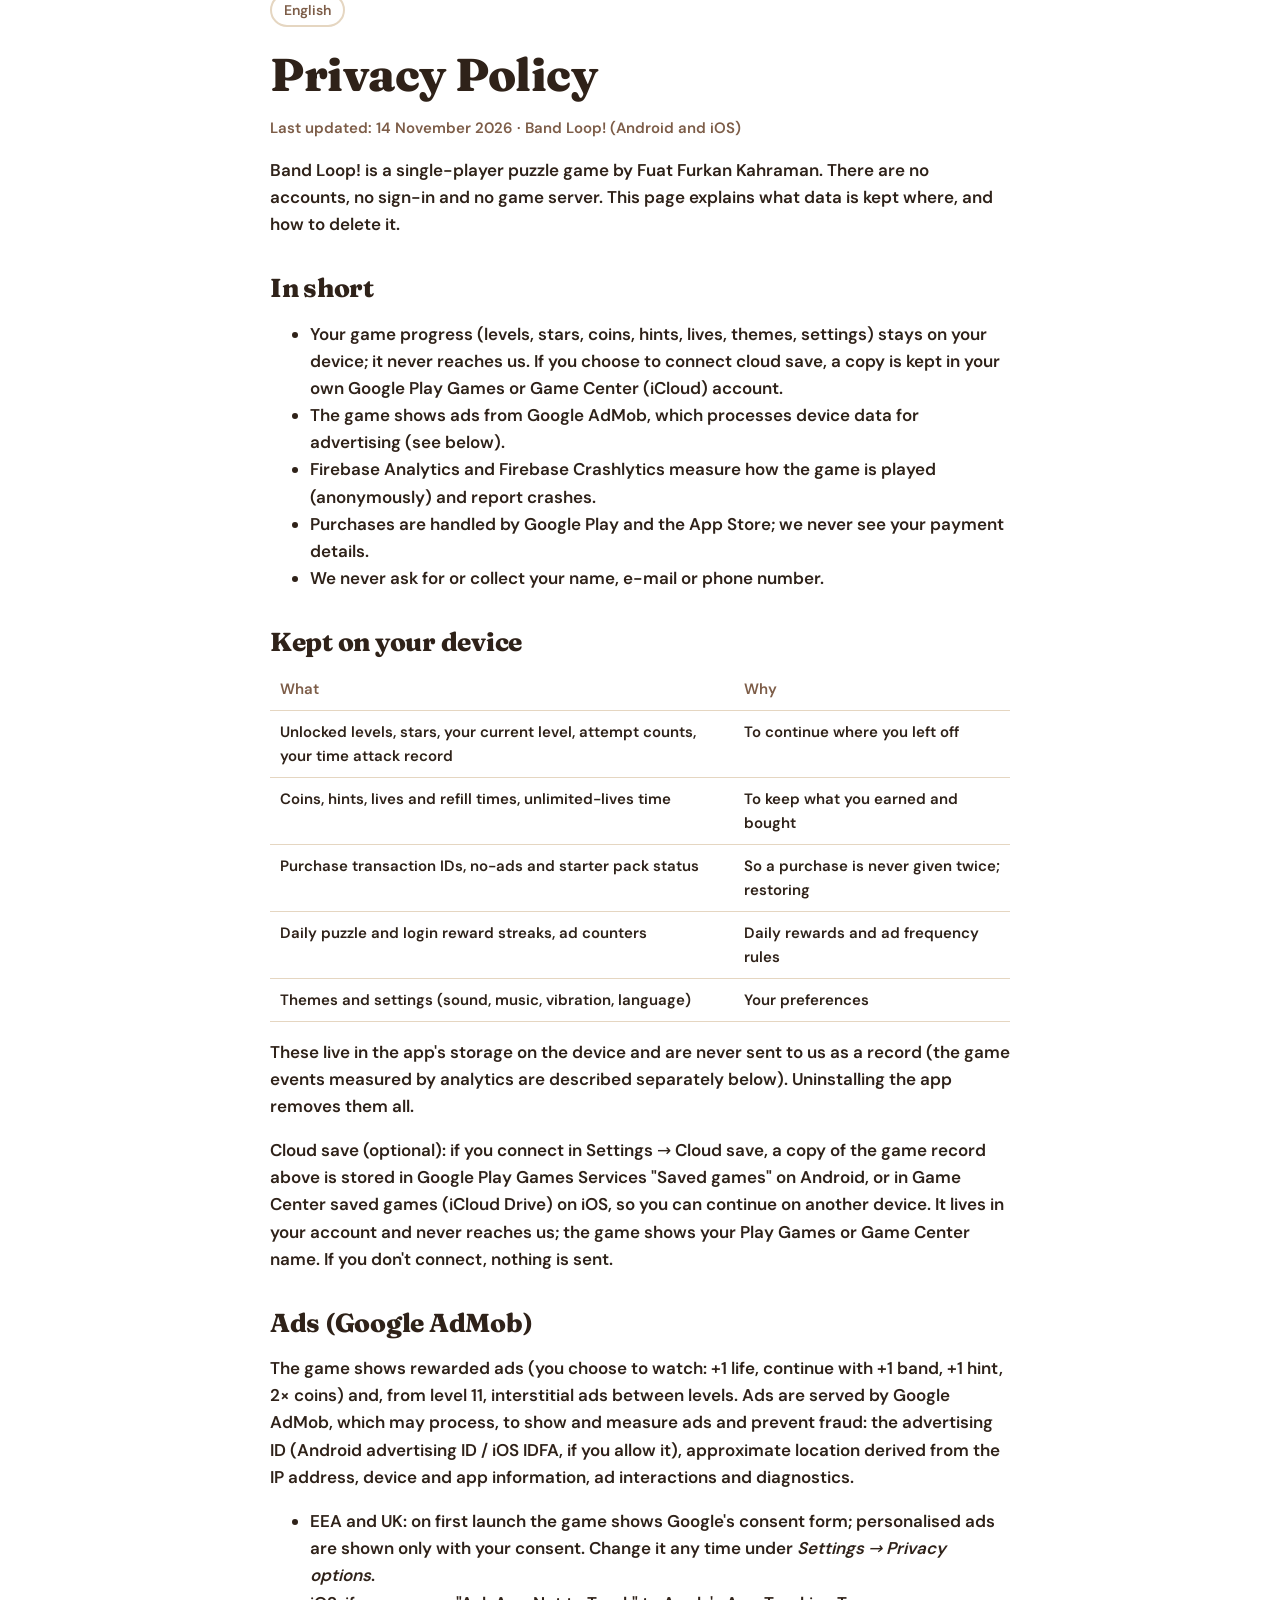
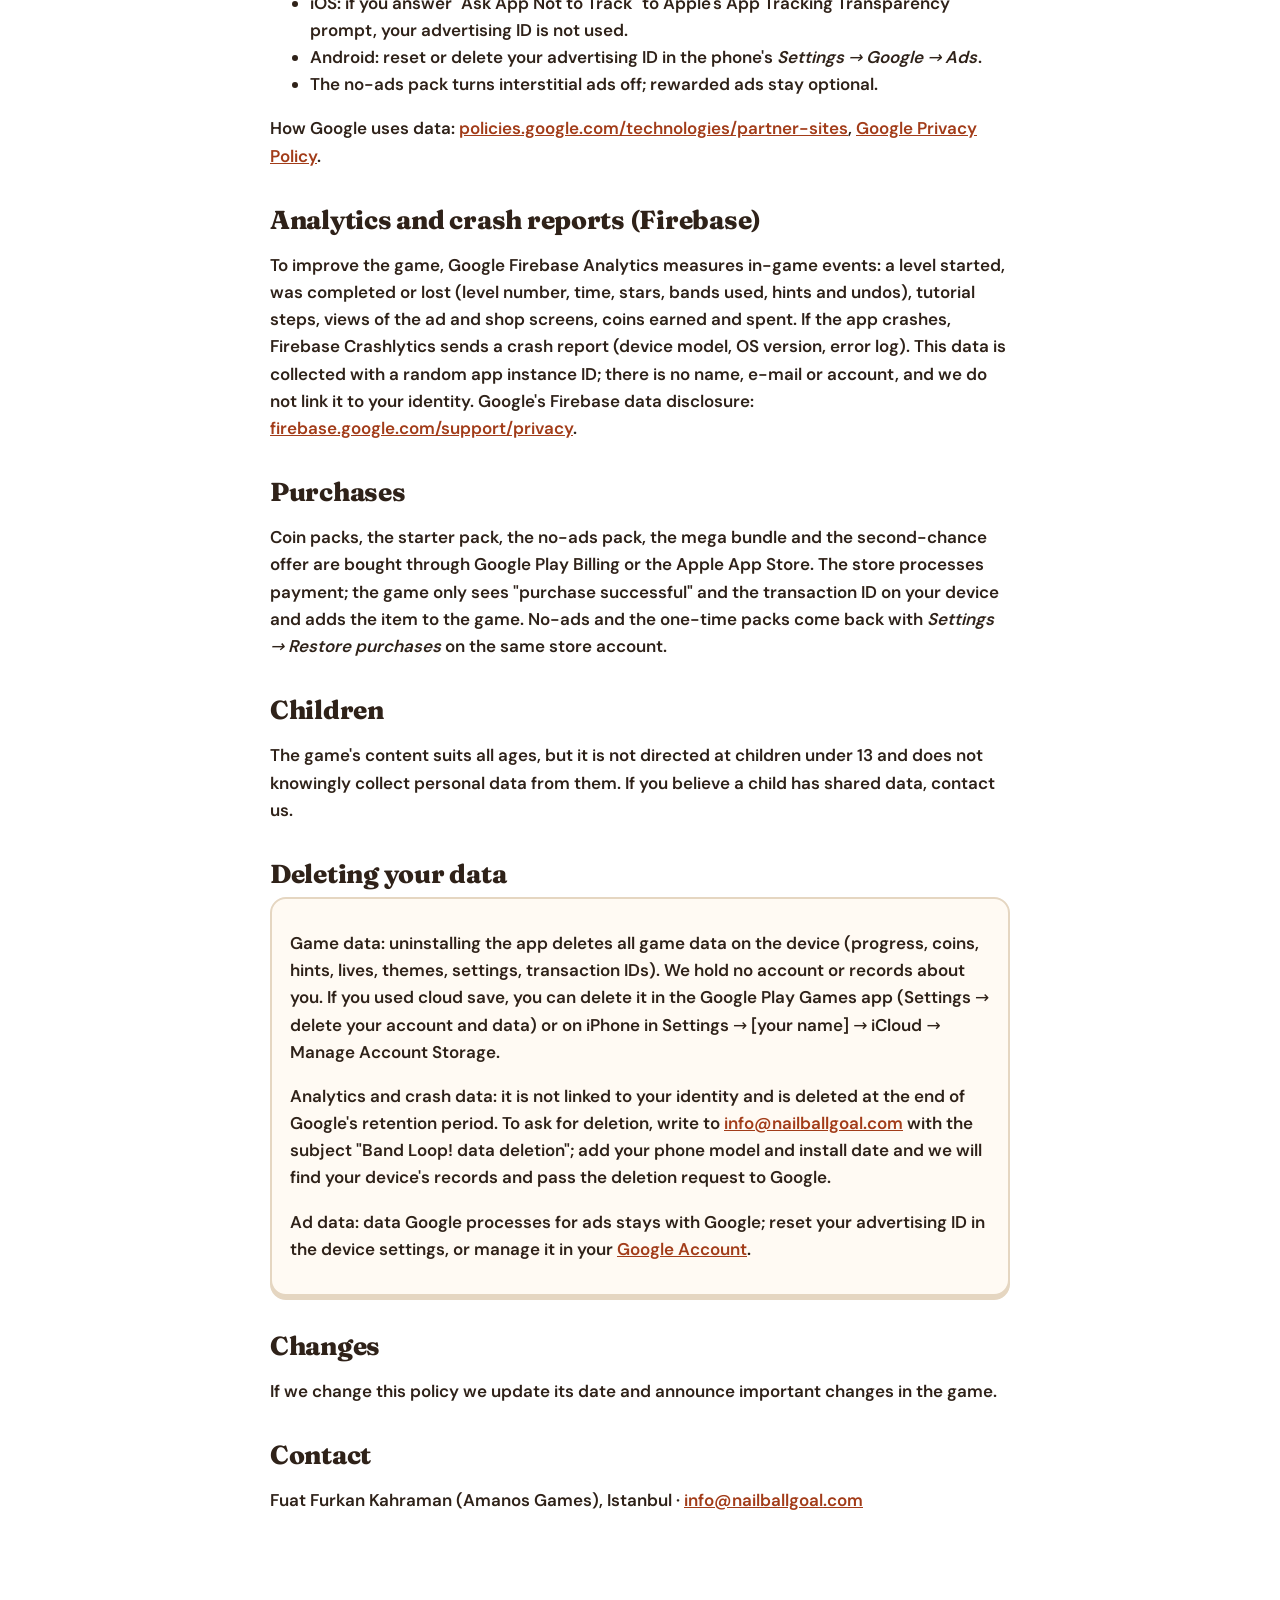
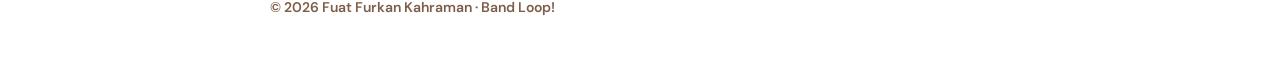
<file: bandloop/gizlilik.html>
<!doctype html>
<html lang="tr">
<head>
<meta charset="utf-8">
<meta name="viewport" content="width=device-width, initial-scale=1">
<title>Gizlilik Politikası · Band Loop!</title>
<meta name="description" content="Band Loop! gizlilik politikası: oyun ilerlemesi cihazında (istersen Google Play Games ya da Game Center bulut kaydında); reklamlar Google AdMob; analitik ve çökme raporu Firebase; satın almalar Google Play ve App Store üzerinden.">
<link rel="icon" href="icon.png">
<link rel="stylesheet" href="style.css">
</head>
<body>
<header><img src="icon.png" alt=""><a href="./">Band Loop!</a>
  <nav><a href="#privacy-en">English</a><a href="kosullar.html">Koşullar</a><a href="destek.html">Destek</a></nav></header>
<main>
<h1>Gizlilik Politikası</h1>
<p class="muted">Son güncelleme: 14 Kasım 2026 · Band Loop! (Android ve iOS)</p>

<p>Band Loop!, Fuat Furkan Kahraman tarafından geliştirilen tek kişilik bir bulmaca oyunudur. Hesap açılmaz, oturum açılmaz,
oyunun bir sunucusu yoktur. Bu sayfa hangi verinin nerede tutulduğunu ve nasıl silineceğini anlatır.</p>

<h2>Kısaca</h2>
<ul>
  <li>Oyun ilerlemen (seviyeler, yıldızlar, coin, ipucu, can, temalar, ayarlar) <b>cihazında</b> durur; bize gelmez. İstersen <b>bulut kayıt</b>a bağlanırsın: o zaman bir kopyası kendi Google Play Games ya da Game Center (iCloud) hesabında saklanır.</li>
  <li>Oyunda <b>Google AdMob</b> reklamları vardır; AdMob reklam için cihaz bilgisi işler (aşağıda).</li>
  <li><b>Firebase Analytics</b> ve <b>Firebase Crashlytics</b> oyunun nasıl oynandığını (adsız) ve çökmeleri ölçer.</li>
  <li>Satın almaları <b>Google Play</b> ve <b>App Store</b> yürütür; ödeme bilgin bize gelmez.</li>
  <li>Adın, e-postan ya da telefon numaran istenmez ve toplanmaz.</li>
</ul>

<h2>Cihazında tutulanlar</h2>
<table>
  <tr><th>Ne</th><th>Neden</th></tr>
  <tr><td>Açılan seviyeler, yıldızlar, kaldığın seviye, deneme sayıları, zamana karşı rekorun</td><td>Oyunun kaldığı yerden sürmesi</td></tr>
  <tr><td>Coin, ipucu, can ve dolum zamanları, sınırsız can süresi</td><td>Kazandığın ve aldığın şeylerin kalması</td></tr>
  <tr><td>Satın alma işlem kimlikleri, reklamsız ve başlangıç paketi bilgisi</td><td>Bir satın almanın iki kez verilmemesi, geri yükleme</td></tr>
  <tr><td>Günlük bulmaca ve giriş ödülü serisi, reklam sayaçları</td><td>Günlük ödüller ve reklam sıklığı kuralları</td></tr>
  <tr><td>Temalar ve ayarlar (ses, müzik, titreşim, dil)</td><td>Tercihlerin</td></tr>
</table>
<p>Bunlar cihazın uygulama depolamasındadır; kayıt olarak bize gönderilmez (analitiğin ölçtüğü oyun olayları aşağıda ayrıca anlatılır). Uygulamayı silmek hepsini siler.</p>
<p><b>Bulut kayıt (isteğe bağlı):</b> Ayarlar → Bulut kayıt'tan bağlanırsan yukarıdaki oyun kaydının bir kopyası Android'de Google Play Games Services'in "Kayıtlı oyunlar" alanında, iOS'ta Game Center kayıtlı oyunlarında (iCloud Drive) saklanır; böylece başka cihazında kaldığın yerden devam edersin. Bu kayıt senin hesabındadır, bize gelmez; oyunda Play Games ya da Game Center adın gösterilir. Bağlanmazsan hiçbir şey gönderilmez.</p>

<h2>Reklamlar (Google AdMob)</h2>
<p>Oyun, ödüllü reklamlar (izlemeyi sen seçersin: +1 can, +1 bant ile devam, +1 ipucu, 2× coin) ve 11. seviyeden sonra
seviye aralarında geçiş reklamları gösterir. Reklamları Google AdMob sunar. AdMob reklam göstermek, ölçmek ve kötüye
kullanımı önlemek için şunları işleyebilir: reklam kimliği (Android reklam kimliği / iOS IDFA, izin verdiysen), IP
adresinden çıkarılan yaklaşık konum, cihaz ve uygulama bilgisi, reklam etkileşimleri ve teşhis verisi.</p>
<ul>
  <li><b>Avrupa Ekonomik Alanı ve Birleşik Krallık:</b> oyun ilk açılışta Google'ın izin formunu gösterir; kişiselleştirilmiş
  reklam yalnız iznin varsa gösterilir. İznini <i>Ayarlar → Gizlilik seçenekleri</i>'nden değiştirebilirsin.</li>
  <li><b>iOS:</b> Apple'ın "Uygulama İzleme Şeffaflığı" sorusuna "İzin Verme" dersen reklam kimliğin kullanılmaz.</li>
  <li><b>Android:</b> reklam kimliğini telefonun <i>Ayarlar → Google → Reklamlar</i> bölümünden sıfırlayabilir ya da silebilirsin.</li>
  <li>Reklamsız paketi alırsan geçiş reklamları kapanır; ödüllü reklamlar isteğe bağlı kalır.</li>
</ul>
<p>Google'ın verileri nasıl kullandığı: <a href="https://policies.google.com/technologies/partner-sites">policies.google.com/technologies/partner-sites</a>,
<a href="https://policies.google.com/privacy">Google Gizlilik Politikası</a>.</p>

<h2>Analitik ve çökme raporu (Firebase)</h2>
<p>Oyunu iyileştirmek için Google Firebase Analytics oyun içi olayları ölçer: seviye başladı, bitti ya da kaybedildi
(seviye numarası, süre, yıldız, kullanılan bant, ipucu ve geri al sayısı), öğretici adımları, reklam ve mağaza
ekranlarının görülmesi, coin kazanma ve harcama. Firebase Crashlytics uygulama çökerse çökme raporunu (cihaz modeli,
işletim sistemi sürümü, hata kaydı) gönderir. Bu veriler rastgele bir uygulama kimliğiyle toplanır; adın, e-postan ya da
hesabın yoktur ve verileri kimliğine bağlamayız. Google'ın Firebase verisi açıklaması:
<a href="https://firebase.google.com/support/privacy">firebase.google.com/support/privacy</a>.</p>

<h2>Satın almalar</h2>
<p>Coin paketleri, başlangıç paketi, reklamsız paket, büyük paket ve ikinci şans teklifi Google Play Faturalandırma ya da
Apple App Store üzerinden alınır. Ödeme bilgilerini mağaza işler; biz yalnızca cihazında "satın alma başarılı" sonucunu
ve işlem kimliğini görür, ürünü oyuna ekleriz. Reklamsız ve tek seferlik paketler aynı mağaza hesabıyla
<i>Ayarlar → Satın alımları geri yükle</i> ile geri gelir.</p>

<h2>Çocuklar</h2>
<p>Oyun her yaşa uygun içeriktedir ama 13 yaş altını hedeflemez ve bilerek 13 yaş altı çocuklardan kişisel veri
toplamaz. Çocuğunun veri paylaştığını düşünüyorsan bize yaz.</p>

<h2 id="delete">Verilerini silme</h2>
<div class="box">
<p><b>Oyun verisi:</b> uygulamayı kaldırmak cihazdaki bütün oyun verisini (ilerleme, coin, ipucu, can, temalar, ayarlar,
işlem kimlikleri) siler. Bizde senin hakkında tutulan bir hesap ya da kayıt yoktur. Bulut kaydı kullandıysan onu Google Play Games uygulamasından (Ayarlar → hesabını ve verilerini sil) ya da iPhone'da Ayarlar → [adın] → iCloud → Hesap Depolamasını Yönet'ten silebilirsin.</p>
<p><b>Analitik ve çökme verisi:</b> kimliğine bağlı değildir ve Google'ın saklama süresi sonunda silinir. Silinmesini
istersen <a href="mailto:info@nailballgoal.com">info@nailballgoal.com</a> adresine "Band Loop! veri silme" konusuyla
yaz; telefon modelini ve kurulum tarihini eklersen cihazına ait kayıtları bulup silme talebini Google'a iletiriz.</p>
<p><b>Reklam verisi:</b> Google'ın reklam için işlediği veriler Google'dadır; reklam kimliğini cihaz ayarlarından
sıfırlayabilir, Google hesabın varsa <a href="https://myaccount.google.com/data-and-privacy">Google Hesabım</a>'dan yönetebilirsin.</p>
</div>

<h2>Değişiklikler</h2>
<p>Bu politikayı değiştirirsek tarihini güncelleriz; önemli değişiklikleri oyunda da duyururuz.</p>

<h2 id="contact">İletişim</h2>
<p>Fuat Furkan Kahraman (Amanos Games), İstanbul · <a href="mailto:info@nailballgoal.com">info@nailballgoal.com</a></p>

<hr id="privacy-en">
<span class="lang">English</span>
<h1>Privacy Policy</h1>
<p class="muted">Last updated: 14 November 2026 · Band Loop! (Android and iOS)</p>

<p>Band Loop! is a single-player puzzle game by Fuat Furkan Kahraman. There are no accounts, no sign-in and no game server.
This page explains what data is kept where, and how to delete it.</p>

<h2>In short</h2>
<ul>
  <li>Your game progress (levels, stars, coins, hints, lives, themes, settings) stays <b>on your device</b>; it never reaches us. If you choose to connect <b>cloud save</b>, a copy is kept in your own Google Play Games or Game Center (iCloud) account.</li>
  <li>The game shows ads from <b>Google AdMob</b>, which processes device data for advertising (see below).</li>
  <li><b>Firebase Analytics</b> and <b>Firebase Crashlytics</b> measure how the game is played (anonymously) and report crashes.</li>
  <li>Purchases are handled by <b>Google Play</b> and the <b>App Store</b>; we never see your payment details.</li>
  <li>We never ask for or collect your name, e-mail or phone number.</li>
</ul>

<h2>Kept on your device</h2>
<table>
  <tr><th>What</th><th>Why</th></tr>
  <tr><td>Unlocked levels, stars, your current level, attempt counts, your time attack record</td><td>To continue where you left off</td></tr>
  <tr><td>Coins, hints, lives and refill times, unlimited-lives time</td><td>To keep what you earned and bought</td></tr>
  <tr><td>Purchase transaction IDs, no-ads and starter pack status</td><td>So a purchase is never given twice; restoring</td></tr>
  <tr><td>Daily puzzle and login reward streaks, ad counters</td><td>Daily rewards and ad frequency rules</td></tr>
  <tr><td>Themes and settings (sound, music, vibration, language)</td><td>Your preferences</td></tr>
</table>
<p>These live in the app's storage on the device and are never sent to us as a record (the game events measured by analytics are described separately below). Uninstalling the app removes them all.</p>
<p><b>Cloud save (optional):</b> if you connect in Settings → Cloud save, a copy of the game record above is stored in Google Play Games Services "Saved games" on Android, or in Game Center saved games (iCloud Drive) on iOS, so you can continue on another device. It lives in your account and never reaches us; the game shows your Play Games or Game Center name. If you don't connect, nothing is sent.</p>

<h2>Ads (Google AdMob)</h2>
<p>The game shows rewarded ads (you choose to watch: +1 life, continue with +1 band, +1 hint, 2× coins) and, from level 11,
interstitial ads between levels. Ads are served by Google AdMob, which may process, to show and measure ads and prevent
fraud: the advertising ID (Android advertising ID / iOS IDFA, if you allow it), approximate location derived from the IP
address, device and app information, ad interactions and diagnostics.</p>
<ul>
  <li><b>EEA and UK:</b> on first launch the game shows Google's consent form; personalised ads are shown only with your
  consent. Change it any time under <i>Settings → Privacy options</i>.</li>
  <li><b>iOS:</b> if you answer "Ask App Not to Track" to Apple's App Tracking Transparency prompt, your advertising ID is not used.</li>
  <li><b>Android:</b> reset or delete your advertising ID in the phone's <i>Settings → Google → Ads</i>.</li>
  <li>The no-ads pack turns interstitial ads off; rewarded ads stay optional.</li>
</ul>
<p>How Google uses data: <a href="https://policies.google.com/technologies/partner-sites">policies.google.com/technologies/partner-sites</a>,
<a href="https://policies.google.com/privacy">Google Privacy Policy</a>.</p>

<h2>Analytics and crash reports (Firebase)</h2>
<p>To improve the game, Google Firebase Analytics measures in-game events: a level started, was completed or lost (level
number, time, stars, bands used, hints and undos), tutorial steps, views of the ad and shop screens, coins earned and
spent. If the app crashes, Firebase Crashlytics sends a crash report (device model, OS version, error log). This data is
collected with a random app instance ID; there is no name, e-mail or account, and we do not link it to your identity.
Google's Firebase data disclosure: <a href="https://firebase.google.com/support/privacy">firebase.google.com/support/privacy</a>.</p>

<h2>Purchases</h2>
<p>Coin packs, the starter pack, the no-ads pack, the mega bundle and the second-chance offer are bought through Google Play
Billing or the Apple App Store. The store processes payment; the game only sees "purchase successful" and the transaction
ID on your device and adds the item to the game. No-ads and the one-time packs come back with
<i>Settings → Restore purchases</i> on the same store account.</p>

<h2>Children</h2>
<p>The game's content suits all ages, but it is not directed at children under 13 and does not knowingly collect
personal data from them. If you believe a child has shared data, contact us.</p>

<h2 id="delete-en">Deleting your data</h2>
<div class="box">
<p><b>Game data:</b> uninstalling the app deletes all game data on the device (progress, coins, hints, lives, themes,
settings, transaction IDs). We hold no account or records about you. If you used cloud save, you can delete it in the Google Play Games app (Settings → delete your account and data) or on iPhone in Settings → [your name] → iCloud → Manage Account Storage.</p>
<p><b>Analytics and crash data:</b> it is not linked to your identity and is deleted at the end of Google's retention
period. To ask for deletion, write to <a href="mailto:info@nailballgoal.com">info@nailballgoal.com</a> with the subject
"Band Loop! data deletion"; add your phone model and install date and we will find your device's records and pass the
deletion request to Google.</p>
<p><b>Ad data:</b> data Google processes for ads stays with Google; reset your advertising ID in the device settings,
or manage it in your <a href="https://myaccount.google.com/data-and-privacy">Google Account</a>.</p>
</div>

<h2>Changes</h2>
<p>If we change this policy we update its date and announce important changes in the game.</p>

<h2 id="contact-en">Contact</h2>
<p>Fuat Furkan Kahraman (Amanos Games), Istanbul · <a href="mailto:info@nailballgoal.com">info@nailballgoal.com</a></p>
</main>
<footer>© 2026 Fuat Furkan Kahraman · Band Loop!</footer>
</body>
</html>
</file>
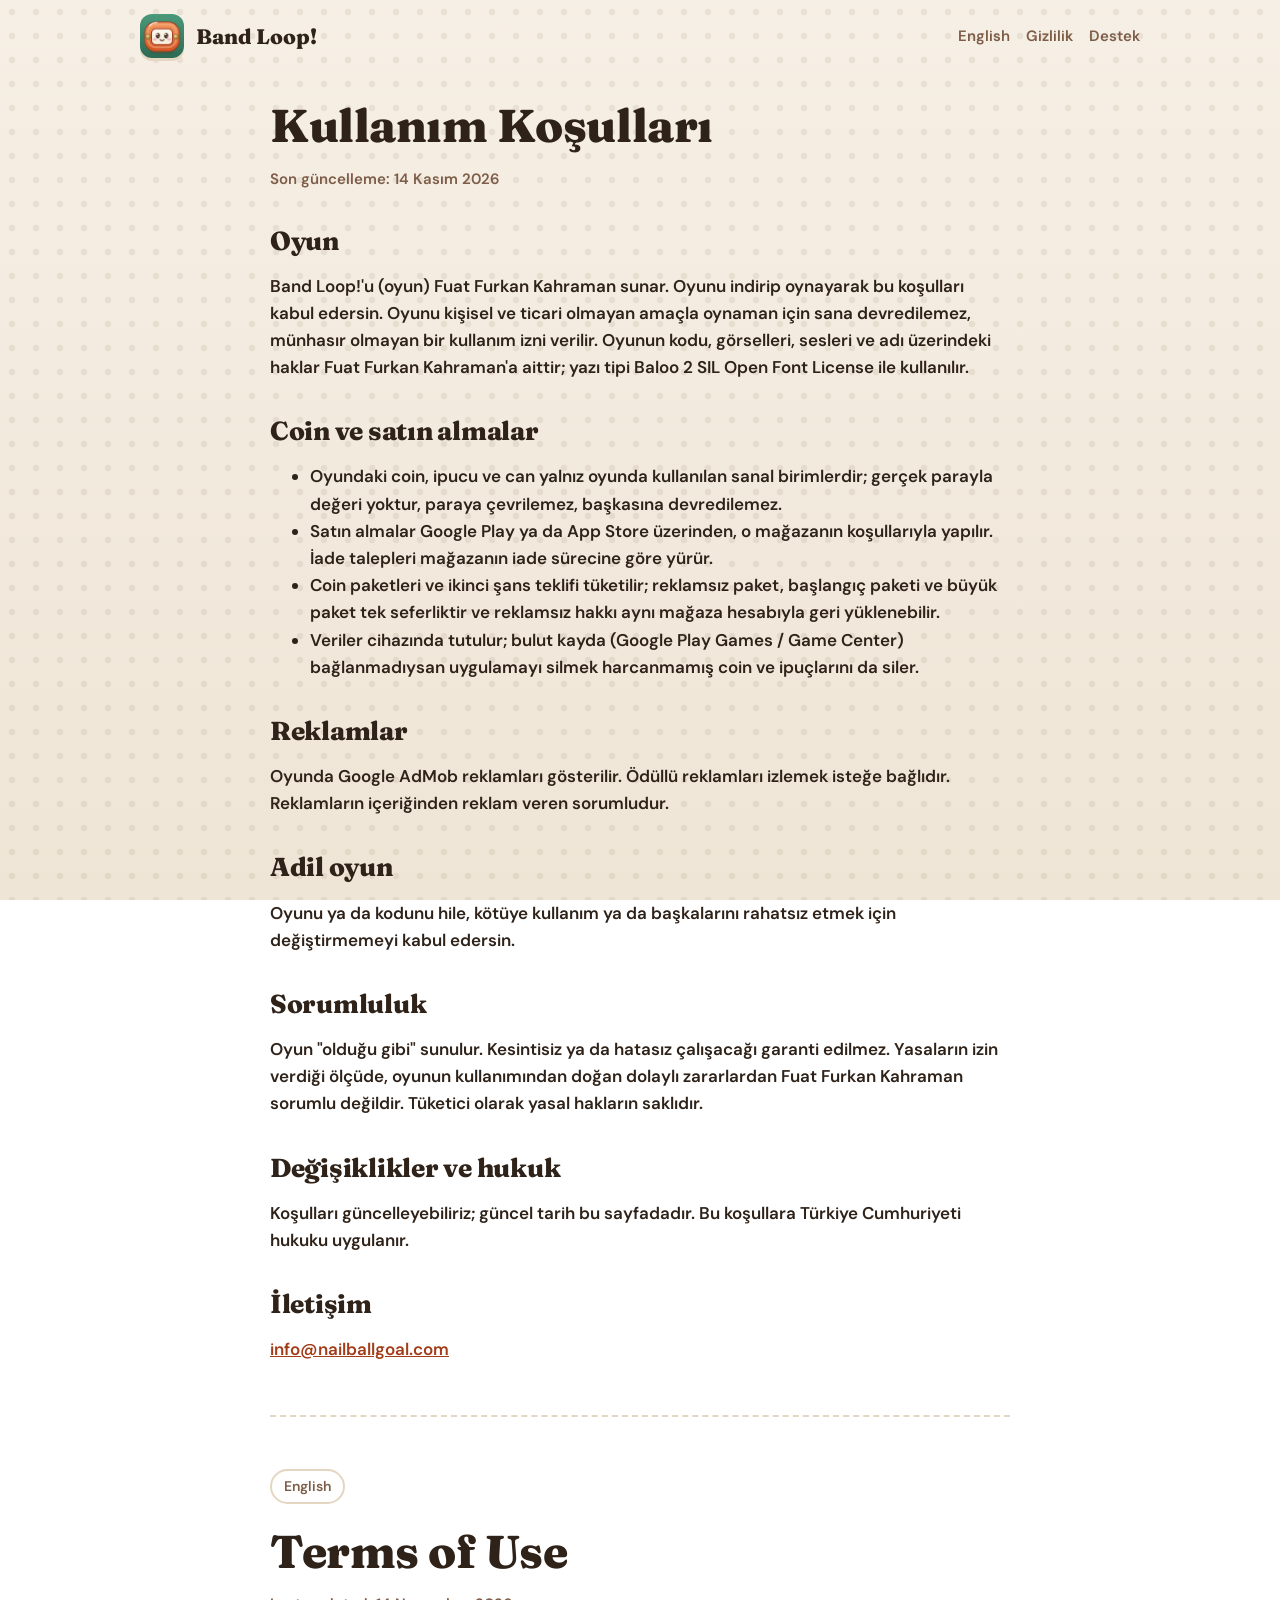
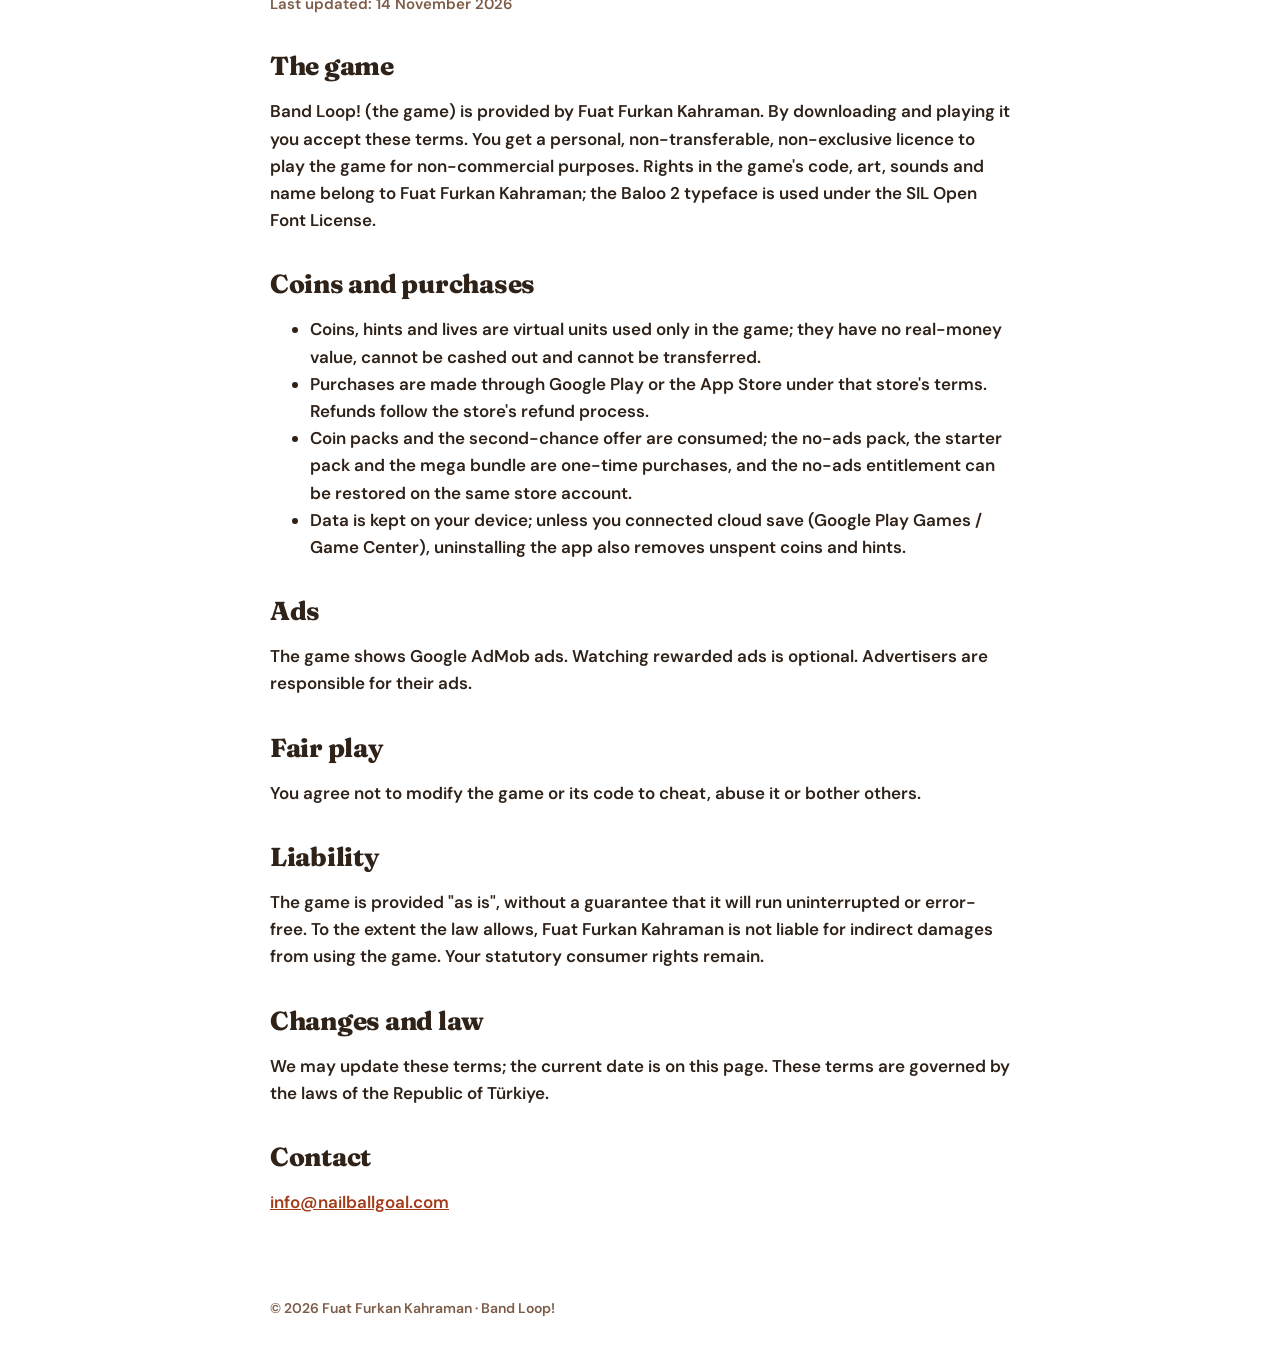
<file: bandloop/kosullar.html>
<!doctype html>
<html lang="tr">
<head>
<meta charset="utf-8">
<meta name="viewport" content="width=device-width, initial-scale=1">
<title>Kullanım Koşulları · Band Loop!</title>
<meta name="description" content="Band Loop! kullanım koşulları: oyun, coin ve satın almalar, reklamlar.">
<link rel="icon" href="icon.png">
<link rel="stylesheet" href="style.css">
</head>
<body>
<header><img src="icon.png" alt=""><a href="./">Band Loop!</a>
  <nav><a href="#terms-en">English</a><a href="gizlilik.html">Gizlilik</a><a href="destek.html">Destek</a></nav></header>
<main>
<h1>Kullanım Koşulları</h1>
<p class="muted">Son güncelleme: 14 Kasım 2026</p>

<h2>Oyun</h2>
<p>Band Loop!'u (oyun) Fuat Furkan Kahraman sunar. Oyunu indirip oynayarak bu koşulları kabul edersin. Oyunu kişisel ve
ticari olmayan amaçla oynaman için sana devredilemez, münhasır olmayan bir kullanım izni verilir. Oyunun kodu,
görselleri, sesleri ve adı üzerindeki haklar Fuat Furkan Kahraman'a aittir; yazı tipi Baloo 2 SIL Open Font License
ile kullanılır.</p>

<h2>Coin ve satın almalar</h2>
<ul>
  <li>Oyundaki coin, ipucu ve can yalnız oyunda kullanılan sanal birimlerdir; gerçek parayla değeri yoktur, paraya
  çevrilemez, başkasına devredilemez.</li>
  <li>Satın almalar Google Play ya da App Store üzerinden, o mağazanın koşullarıyla yapılır. İade talepleri mağazanın
  iade sürecine göre yürür.</li>
  <li>Coin paketleri ve ikinci şans teklifi tüketilir; reklamsız paket, başlangıç paketi ve büyük paket tek seferliktir ve
  reklamsız hakkı aynı mağaza hesabıyla geri yüklenebilir.</li>
  <li>Veriler cihazında tutulur; bulut kayda (Google Play Games / Game Center) bağlanmadıysan uygulamayı silmek harcanmamış coin ve ipuçlarını da siler.</li>
</ul>

<h2>Reklamlar</h2>
<p>Oyunda Google AdMob reklamları gösterilir. Ödüllü reklamları izlemek isteğe bağlıdır. Reklamların içeriğinden reklam
veren sorumludur.</p>

<h2>Adil oyun</h2>
<p>Oyunu ya da kodunu hile, kötüye kullanım ya da başkalarını rahatsız etmek için değiştirmemeyi kabul edersin.</p>

<h2>Sorumluluk</h2>
<p>Oyun "olduğu gibi" sunulur. Kesintisiz ya da hatasız çalışacağı garanti edilmez. Yasaların izin verdiği ölçüde, oyunun
kullanımından doğan dolaylı zararlardan Fuat Furkan Kahraman sorumlu değildir. Tüketici olarak yasal hakların saklıdır.</p>

<h2>Değişiklikler ve hukuk</h2>
<p>Koşulları güncelleyebiliriz; güncel tarih bu sayfadadır. Bu koşullara Türkiye Cumhuriyeti hukuku uygulanır.</p>

<h2>İletişim</h2>
<p><a href="mailto:info@nailballgoal.com">info@nailballgoal.com</a></p>

<hr id="terms-en">
<span class="lang">English</span>
<h1>Terms of Use</h1>
<p class="muted">Last updated: 14 November 2026</p>

<h2>The game</h2>
<p>Band Loop! (the game) is provided by Fuat Furkan Kahraman. By downloading and playing it you accept these terms. You get a
personal, non-transferable, non-exclusive licence to play the game for non-commercial purposes. Rights in the game's code,
art, sounds and name belong to Fuat Furkan Kahraman; the Baloo 2 typeface is used under the SIL Open Font License.</p>

<h2>Coins and purchases</h2>
<ul>
  <li>Coins, hints and lives are virtual units used only in the game; they have no real-money value, cannot be cashed out
  and cannot be transferred.</li>
  <li>Purchases are made through Google Play or the App Store under that store's terms. Refunds follow the store's refund
  process.</li>
  <li>Coin packs and the second-chance offer are consumed; the no-ads pack, the starter pack and the mega bundle are one-time
  purchases, and the no-ads entitlement can be restored on the same store account.</li>
  <li>Data is kept on your device; unless you connected cloud save (Google Play Games / Game Center), uninstalling the app also removes unspent coins and hints.</li>
</ul>

<h2>Ads</h2>
<p>The game shows Google AdMob ads. Watching rewarded ads is optional. Advertisers are responsible for their ads.</p>

<h2>Fair play</h2>
<p>You agree not to modify the game or its code to cheat, abuse it or bother others.</p>

<h2>Liability</h2>
<p>The game is provided "as is", without a guarantee that it will run uninterrupted or error-free. To the extent the law
allows, Fuat Furkan Kahraman is not liable for indirect damages from using the game. Your statutory consumer rights remain.</p>

<h2>Changes and law</h2>
<p>We may update these terms; the current date is on this page. These terms are governed by the laws of the Republic of Türkiye.</p>

<h2>Contact</h2>
<p><a href="mailto:info@nailballgoal.com">info@nailballgoal.com</a></p>
</main>
<footer>© 2026 Fuat Furkan Kahraman · Band Loop!</footer>
</body>
</html>
</file>
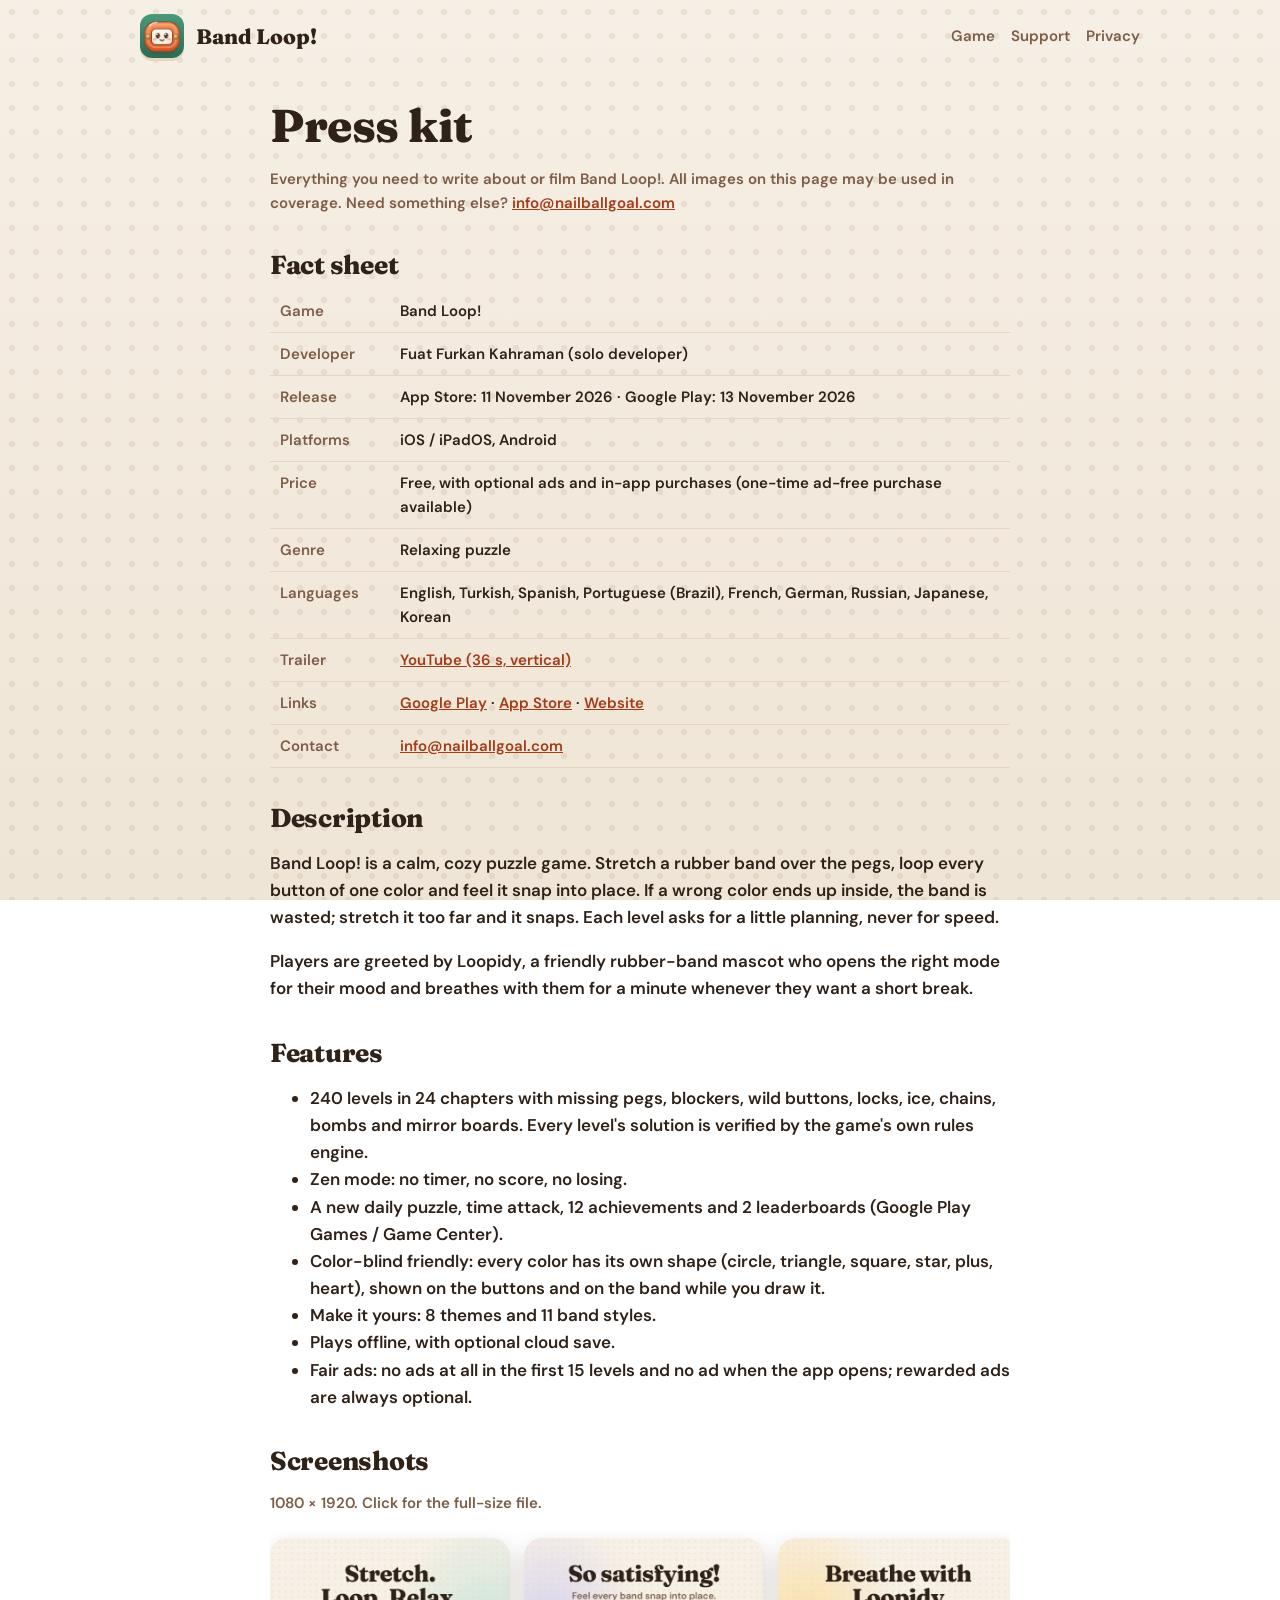
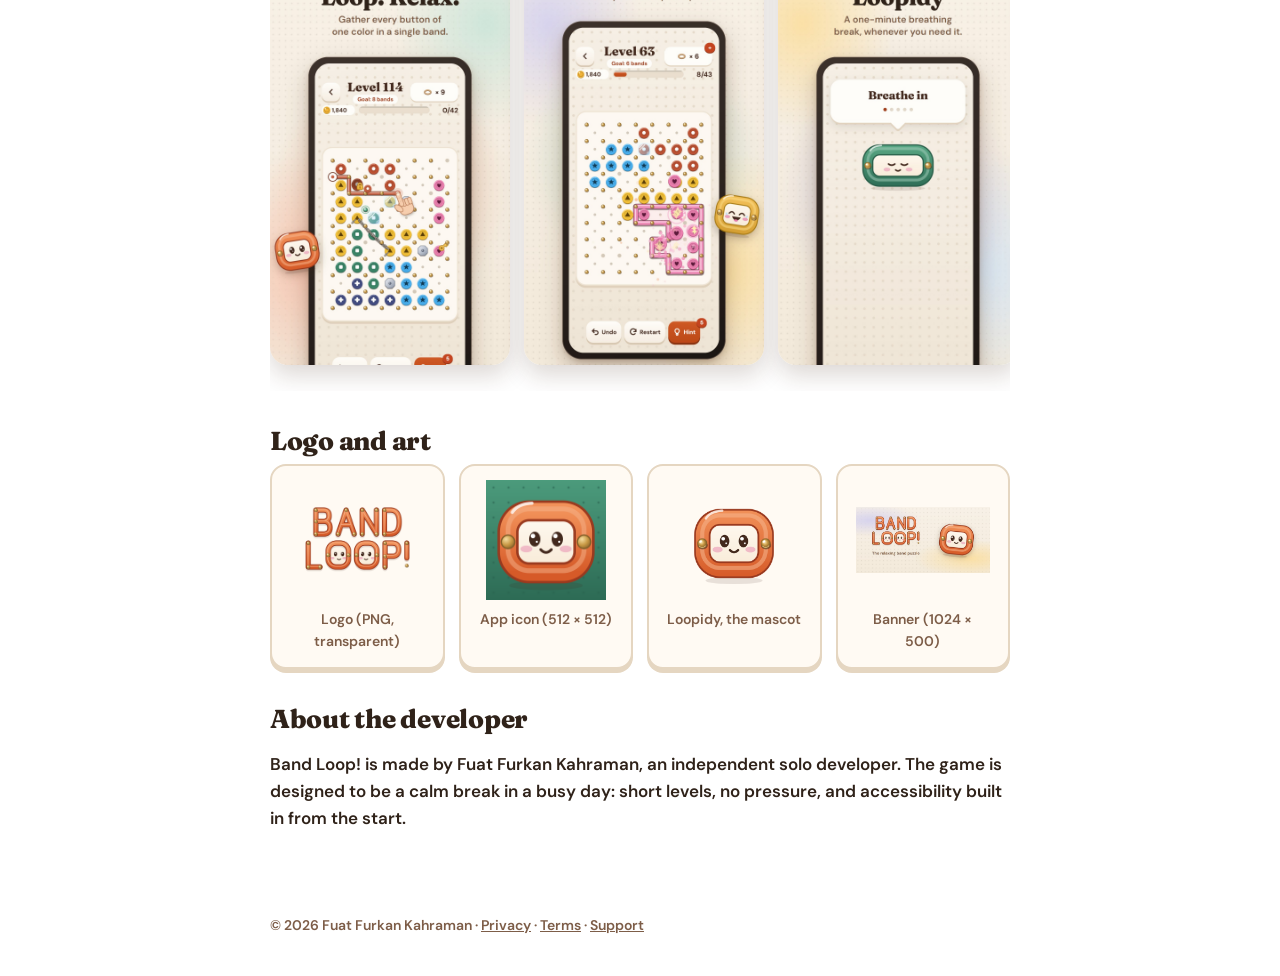
<file: bandloop/press.html>
<!doctype html>
<html lang="en">
<head>
<meta charset="utf-8">
<meta name="viewport" content="width=device-width, initial-scale=1">
<title>Band Loop! · Press kit</title>
<meta name="description" content="Band Loop! press kit: facts, description, screenshots, logo and contact for the calm rubber-band puzzle game on Android and iOS.">
<meta property="og:title" content="Band Loop! · Press kit">
<meta property="og:description" content="Facts, screenshots, logo and contact for Band Loop!, the relaxing band puzzle.">
<meta property="og:image" content="https://fuatabii.github.io/bandloop/img/press/feature-en.jpg">
<meta name="theme-color" content="#f6efe5">
<link rel="icon" href="icon.png">
<link rel="stylesheet" href="style.css">
</head>
<body>
<header><img src="icon.png" alt=""><a href="./">Band Loop!</a>
  <nav><a href="./#en">Game</a><a href="destek.html#support-en">Support</a><a href="gizlilik.html">Privacy</a></nav></header>

<main>
  <h1>Press kit</h1>
  <p class="muted">Everything you need to write about or film Band Loop!. All images on this page may be used in coverage.
  Need something else? <a href="mailto:info@nailballgoal.com">info@nailballgoal.com</a></p>

  <h2>Fact sheet</h2>
  <table class="facts">
    <tr><th>Game</th><td>Band Loop!</td></tr>
    <tr><th>Developer</th><td>Fuat Furkan Kahraman (solo developer)</td></tr>
    <tr><th>Release</th><td>App Store: 11 November 2026 · Google Play: 13 November 2026</td></tr>
    <tr><th>Platforms</th><td>iOS / iPadOS, Android</td></tr>
    <tr><th>Price</th><td>Free, with optional ads and in-app purchases (one-time ad-free purchase available)</td></tr>
    <tr><th>Genre</th><td>Relaxing puzzle</td></tr>
    <tr><th>Languages</th><td>English, Turkish, Spanish, Portuguese (Brazil), French, German, Russian, Japanese, Korean</td></tr>
    <tr><th>Trailer</th><td><a href="https://www.youtube.com/watch?v=q5ENfhWZ4lQ">YouTube (36 s, vertical)</a></td></tr>
    <tr><th>Links</th><td><a href="https://play.google.com/store/apps/details?id=com.bandloop.app&amp;referrer=utm_source%3Dpresskit%26utm_medium%3Dweb%26utm_campaign%3Dpresskit">Google Play</a> · <a href="https://apps.apple.com/app/apple-store/id6827257425?pt=129636580&amp;ct=presskit&amp;mt=8">App Store</a> · <a href="./">Website</a></td></tr>
    <tr><th>Contact</th><td><a href="mailto:info@nailballgoal.com">info@nailballgoal.com</a></td></tr>
  </table>

  <h2>Description</h2>
  <p>Band Loop! is a calm, cozy puzzle game. Stretch a rubber band over the pegs, loop every button of one color and feel
  it snap into place. If a wrong color ends up inside, the band is wasted; stretch it too far and it snaps. Each level asks
  for a little planning, never for speed.</p>
  <p>Players are greeted by <b>Loopidy</b>, a friendly rubber-band mascot who opens the right mode for their mood and
  breathes with them for a minute whenever they want a short break.</p>

  <h2>Features</h2>
  <ul>
    <li><b>240 levels in 24 chapters</b> with missing pegs, blockers, wild buttons, locks, ice, chains, bombs and mirror boards. Every level's solution is verified by the game's own rules engine.</li>
    <li><b>Zen mode:</b> no timer, no score, no losing.</li>
    <li><b>A new daily puzzle</b>, time attack, 12 achievements and 2 leaderboards (Google Play Games / Game Center).</li>
    <li><b>Color-blind friendly:</b> every color has its own shape (circle, triangle, square, star, plus, heart), shown on the buttons and on the band while you draw it.</li>
    <li><b>Make it yours:</b> 8 themes and 11 band styles.</li>
    <li><b>Plays offline</b>, with optional cloud save.</li>
    <li><b>Fair ads:</b> no ads at all in the first 15 levels and no ad when the app opens; rewarded ads are always optional.</li>
  </ul>

  <h2>Screenshots</h2>
  <p class="muted">1080 × 1920. Click for the full-size file.</p>
  <div class="shots">
    <a href="img/press/en-01.jpg"><img src="img/press/en-01.jpg" alt="Stretch. Loop. Relax: a band being drawn on the peg board" loading="lazy"></a>
    <a href="img/press/en-02.jpg"><img src="img/press/en-02.jpg" alt="A pink band snapping into place around the heart buttons" loading="lazy"></a>
    <a href="img/press/en-04.jpg"><img src="img/press/en-04.jpg" alt="Breathing break with Loopidy" loading="lazy"></a>
    <a href="img/press/en-05.jpg"><img src="img/press/en-05.jpg" alt="A hard level with locks, ice and chains" loading="lazy"></a>
    <a href="img/press/en-06.jpg"><img src="img/press/en-06.jpg" alt="Zen mode" loading="lazy"></a>
    <a href="img/press/en-08.jpg"><img src="img/press/en-08.jpg" alt="Chapter map with stars" loading="lazy"></a>
  </div>

  <h2>Logo and art</h2>
  <div class="press-art">
    <a class="box" href="img/logo.png"><img src="img/logo.png" alt="Band Loop! logo"><span>Logo (PNG, transparent)</span></a>
    <a class="box" href="img/press/icon-512.png"><img src="img/press/icon-512.png" alt="Band Loop! app icon"><span>App icon (512 × 512)</span></a>
    <a class="box" href="img/loopidy.png"><img src="img/loopidy.png" alt="Loopidy, the mascot"><span>Loopidy, the mascot</span></a>
    <a class="box" href="img/press/feature-en.jpg"><img src="img/press/feature-en.jpg" alt="Band Loop! feature graphic"><span>Banner (1024 × 500)</span></a>
  </div>

  <h2>About the developer</h2>
  <p>Band Loop! is made by Fuat Furkan Kahraman, an independent solo developer. The game is designed to be a calm
  break in a busy day: short levels, no pressure, and accessibility built in from the start.</p>
</main>
<footer>© 2026 Fuat Furkan Kahraman · <a href="gizlilik.html">Privacy</a> · <a href="kosullar.html">Terms</a> · <a href="destek.html#support-en">Support</a></footer>
</body>
</html>
</file>
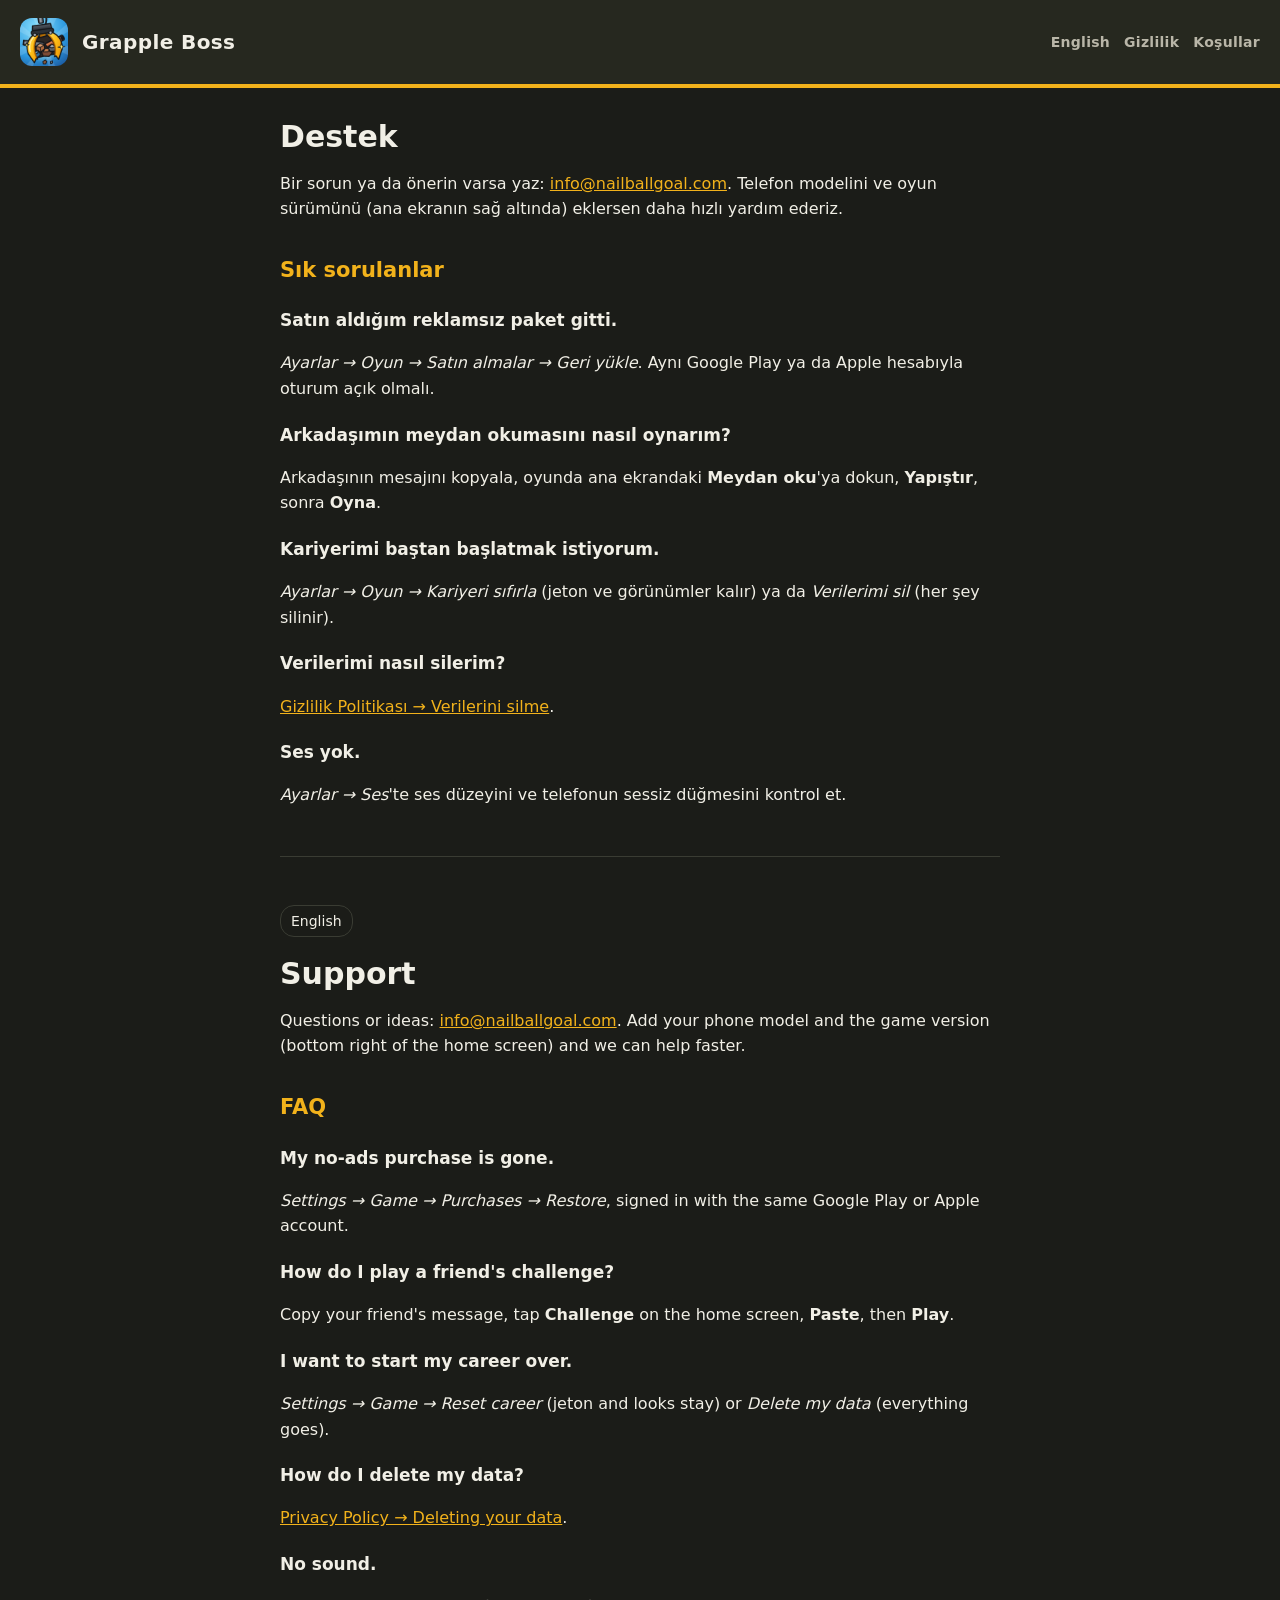
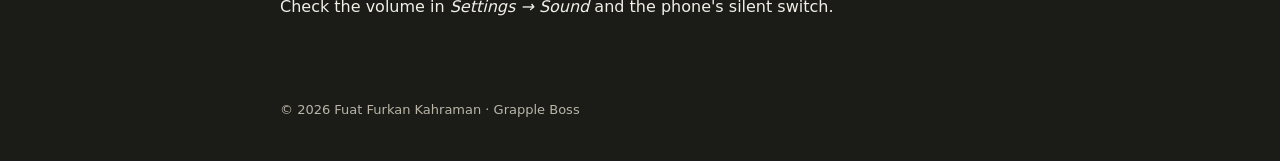
<file: grappleboss/destek.html>
<!doctype html>
<html lang="tr">
<head>
<meta charset="utf-8">
<meta name="viewport" content="width=device-width, initial-scale=1">
<title>Destek · Grapple Boss</title>
<meta name="description" content="Grapple Boss destek: sık sorulanlar, satın alma geri yükleme, verilerini silme, iletişim.">
<link rel="stylesheet" href="style.css">
</head>
<body>
<header><img src="icon.png" alt=""><a href="./">Grapple Boss</a>
  <nav><a href="#support-en">English</a><a href="gizlilik.html">Gizlilik</a><a href="kosullar.html">Koşullar</a></nav></header>
<main>
<h1>Destek</h1>
<p>Bir sorun ya da önerin varsa yaz: <a href="mailto:info@nailballgoal.com">info@nailballgoal.com</a>. Telefon modelini ve oyun sürümünü
(ana ekranın sağ altında) eklersen daha hızlı yardım ederiz.</p>

<h2>Sık sorulanlar</h2>
<h3>Satın aldığım reklamsız paket gitti.</h3>
<p><i>Ayarlar → Oyun → Satın almalar → Geri yükle</i>. Aynı Google Play ya da Apple hesabıyla oturum açık olmalı.</p>
<h3>Arkadaşımın meydan okumasını nasıl oynarım?</h3>
<p>Arkadaşının mesajını kopyala, oyunda ana ekrandaki <b>Meydan oku</b>'ya dokun, <b>Yapıştır</b>, sonra <b>Oyna</b>.</p>
<h3>Kariyerimi baştan başlatmak istiyorum.</h3>
<p><i>Ayarlar → Oyun → Kariyeri sıfırla</i> (jeton ve görünümler kalır) ya da <i>Verilerimi sil</i> (her şey silinir).</p>
<h3>Verilerimi nasıl silerim?</h3>
<p><a href="gizlilik.html#delete">Gizlilik Politikası → Verilerini silme</a>.</p>
<h3>Ses yok.</h3>
<p><i>Ayarlar → Ses</i>'te ses düzeyini ve telefonun sessiz düğmesini kontrol et.</p>

<hr id="support-en">
<span class="lang">English</span>
<h1>Support</h1>
<p>Questions or ideas: <a href="mailto:info@nailballgoal.com">info@nailballgoal.com</a>. Add your phone model and the game version (bottom right of
the home screen) and we can help faster.</p>
<h2>FAQ</h2>
<h3>My no-ads purchase is gone.</h3>
<p><i>Settings → Game → Purchases → Restore</i>, signed in with the same Google Play or Apple account.</p>
<h3>How do I play a friend's challenge?</h3>
<p>Copy your friend's message, tap <b>Challenge</b> on the home screen, <b>Paste</b>, then <b>Play</b>.</p>
<h3>I want to start my career over.</h3>
<p><i>Settings → Game → Reset career</i> (jeton and looks stay) or <i>Delete my data</i> (everything goes).</p>
<h3>How do I delete my data?</h3>
<p><a href="gizlilik.html#delete-en">Privacy Policy → Deleting your data</a>.</p>
<h3>No sound.</h3>
<p>Check the volume in <i>Settings → Sound</i> and the phone's silent switch.</p>
</main>
<footer>© 2026 Fuat Furkan Kahraman · Grapple Boss</footer>
</body>
</html>
</file>
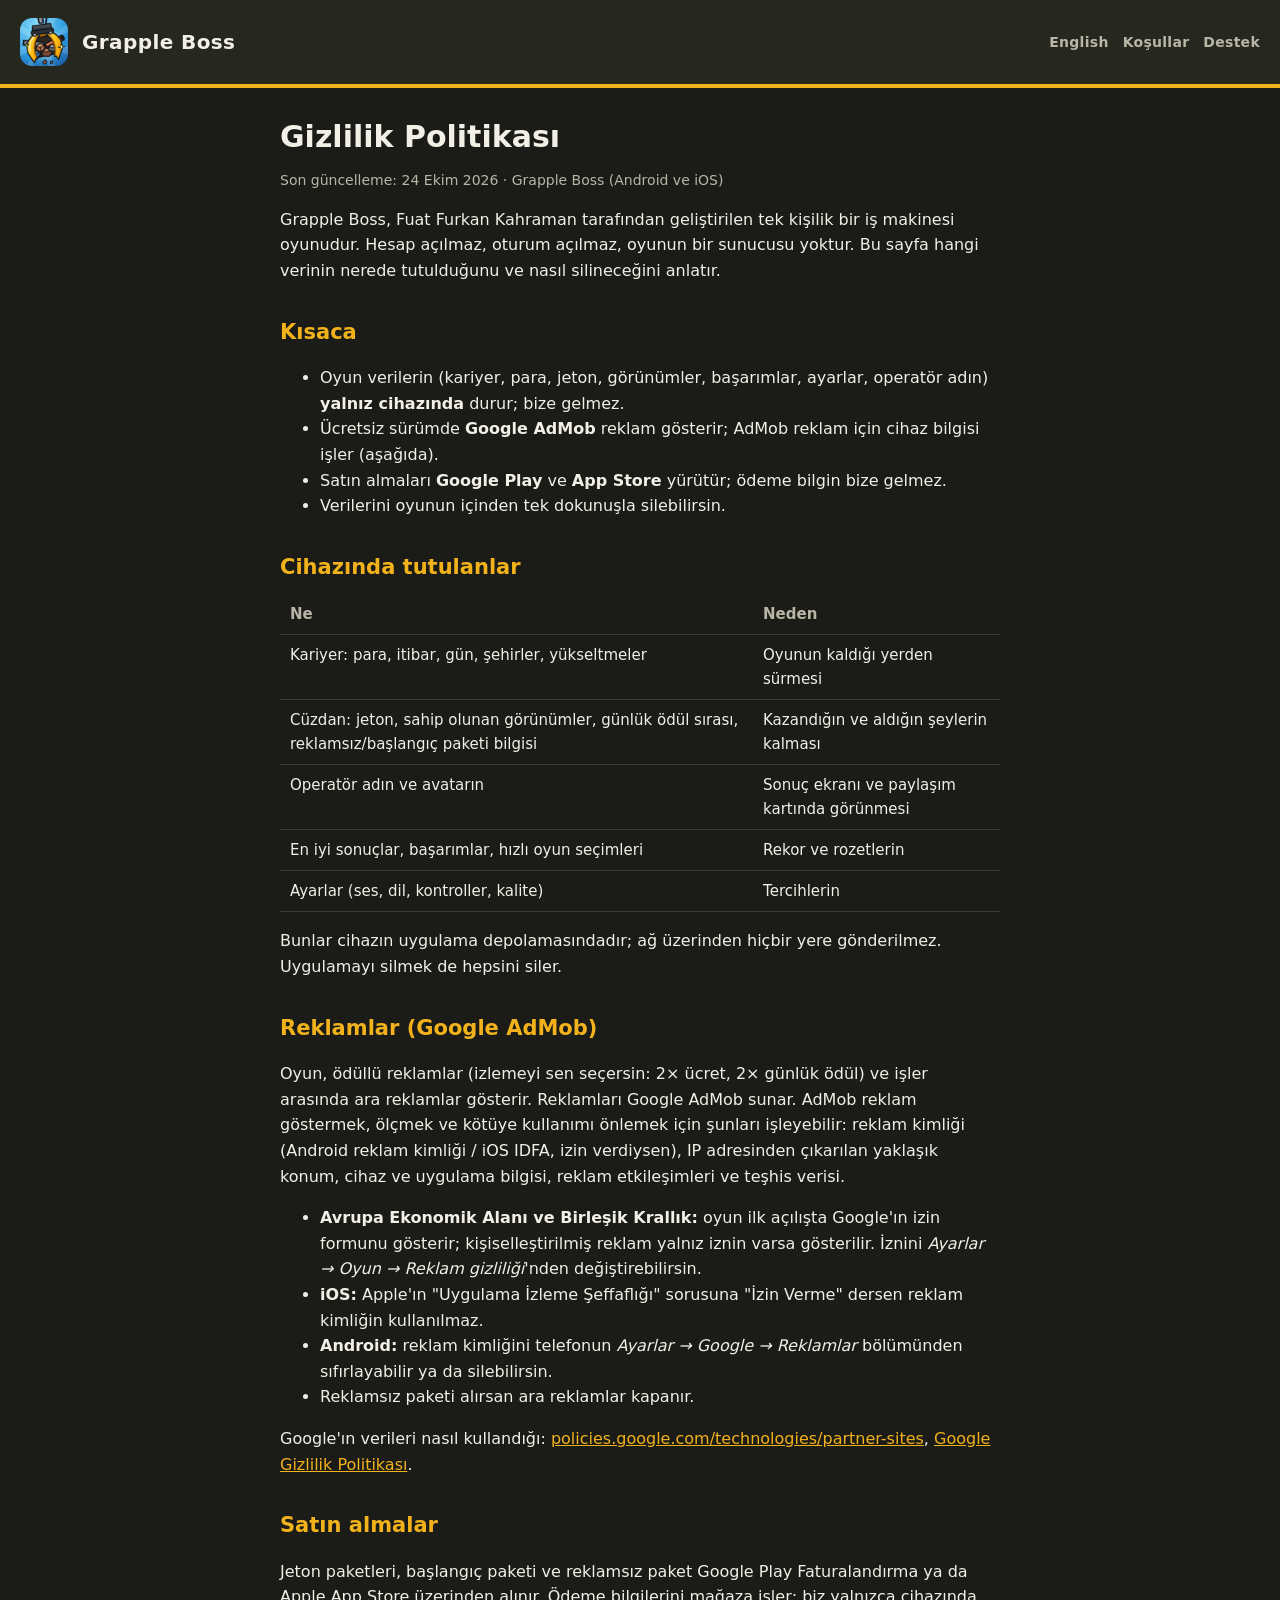
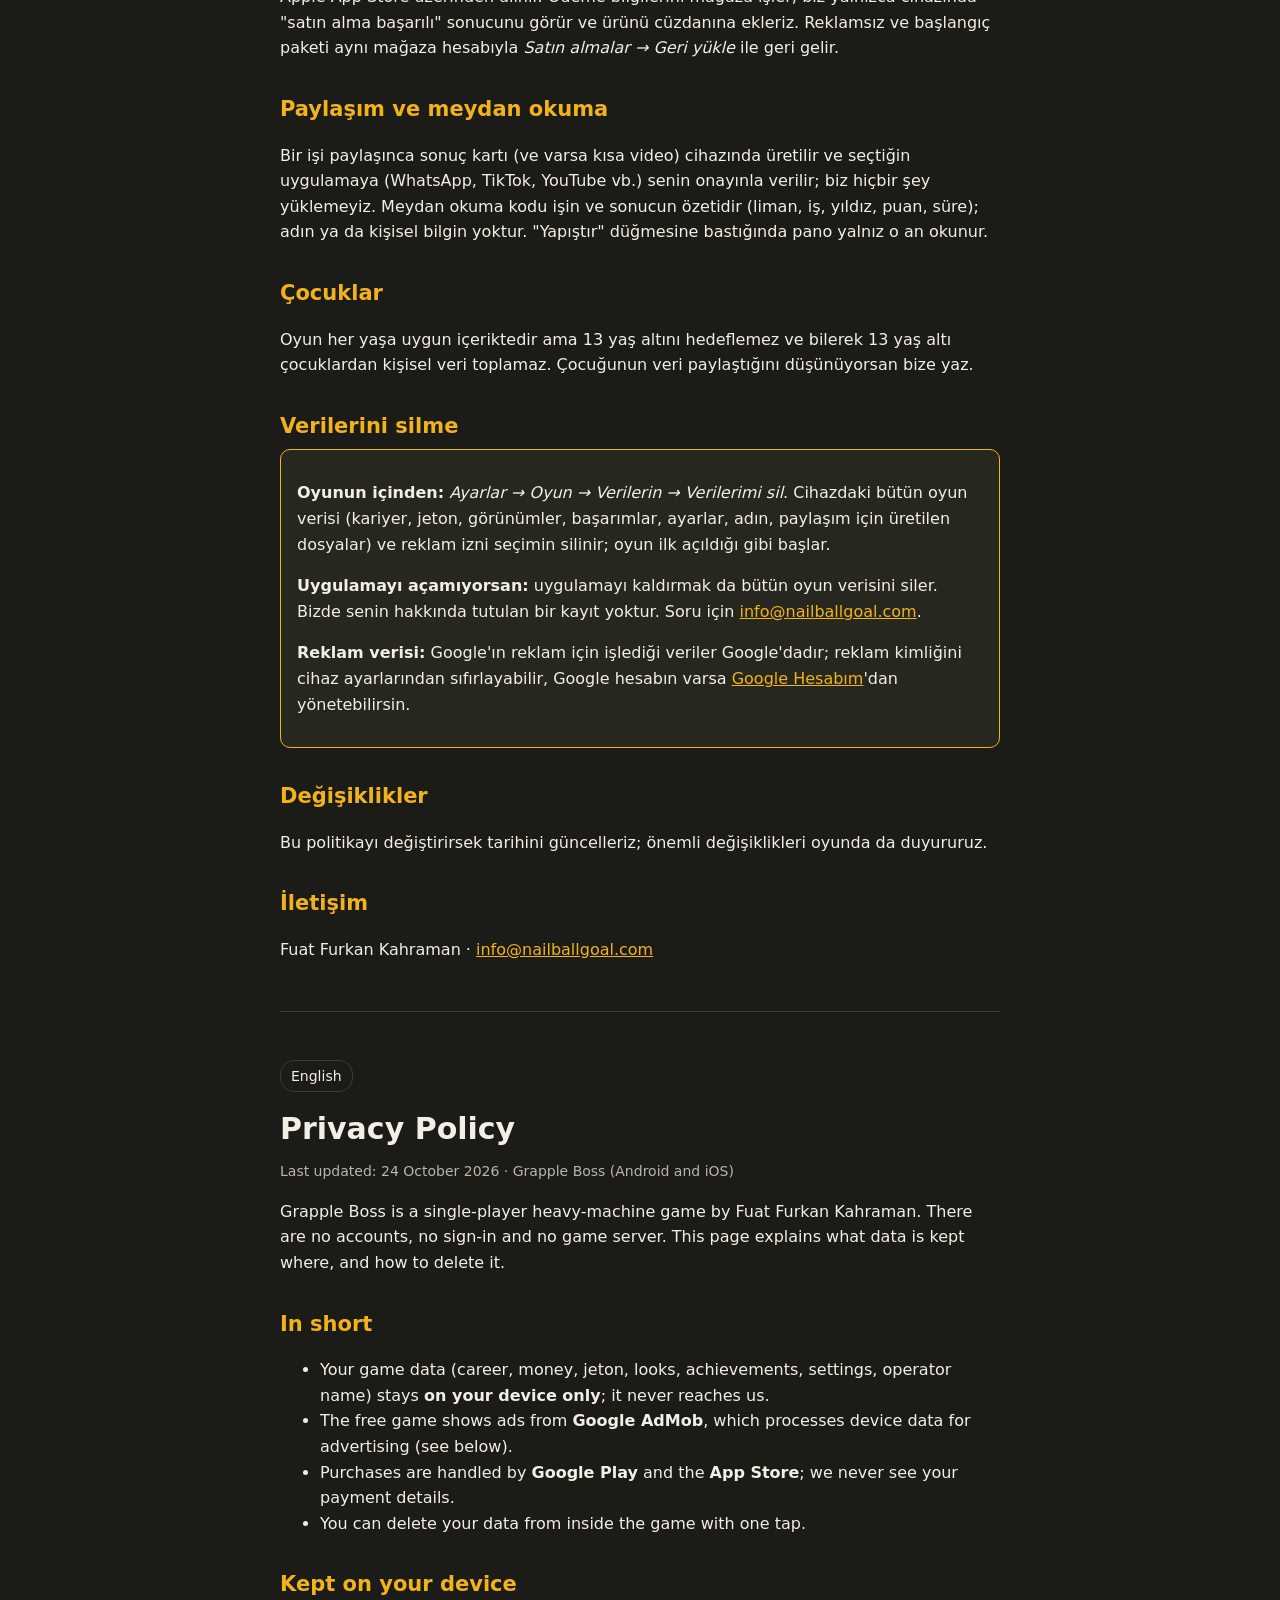
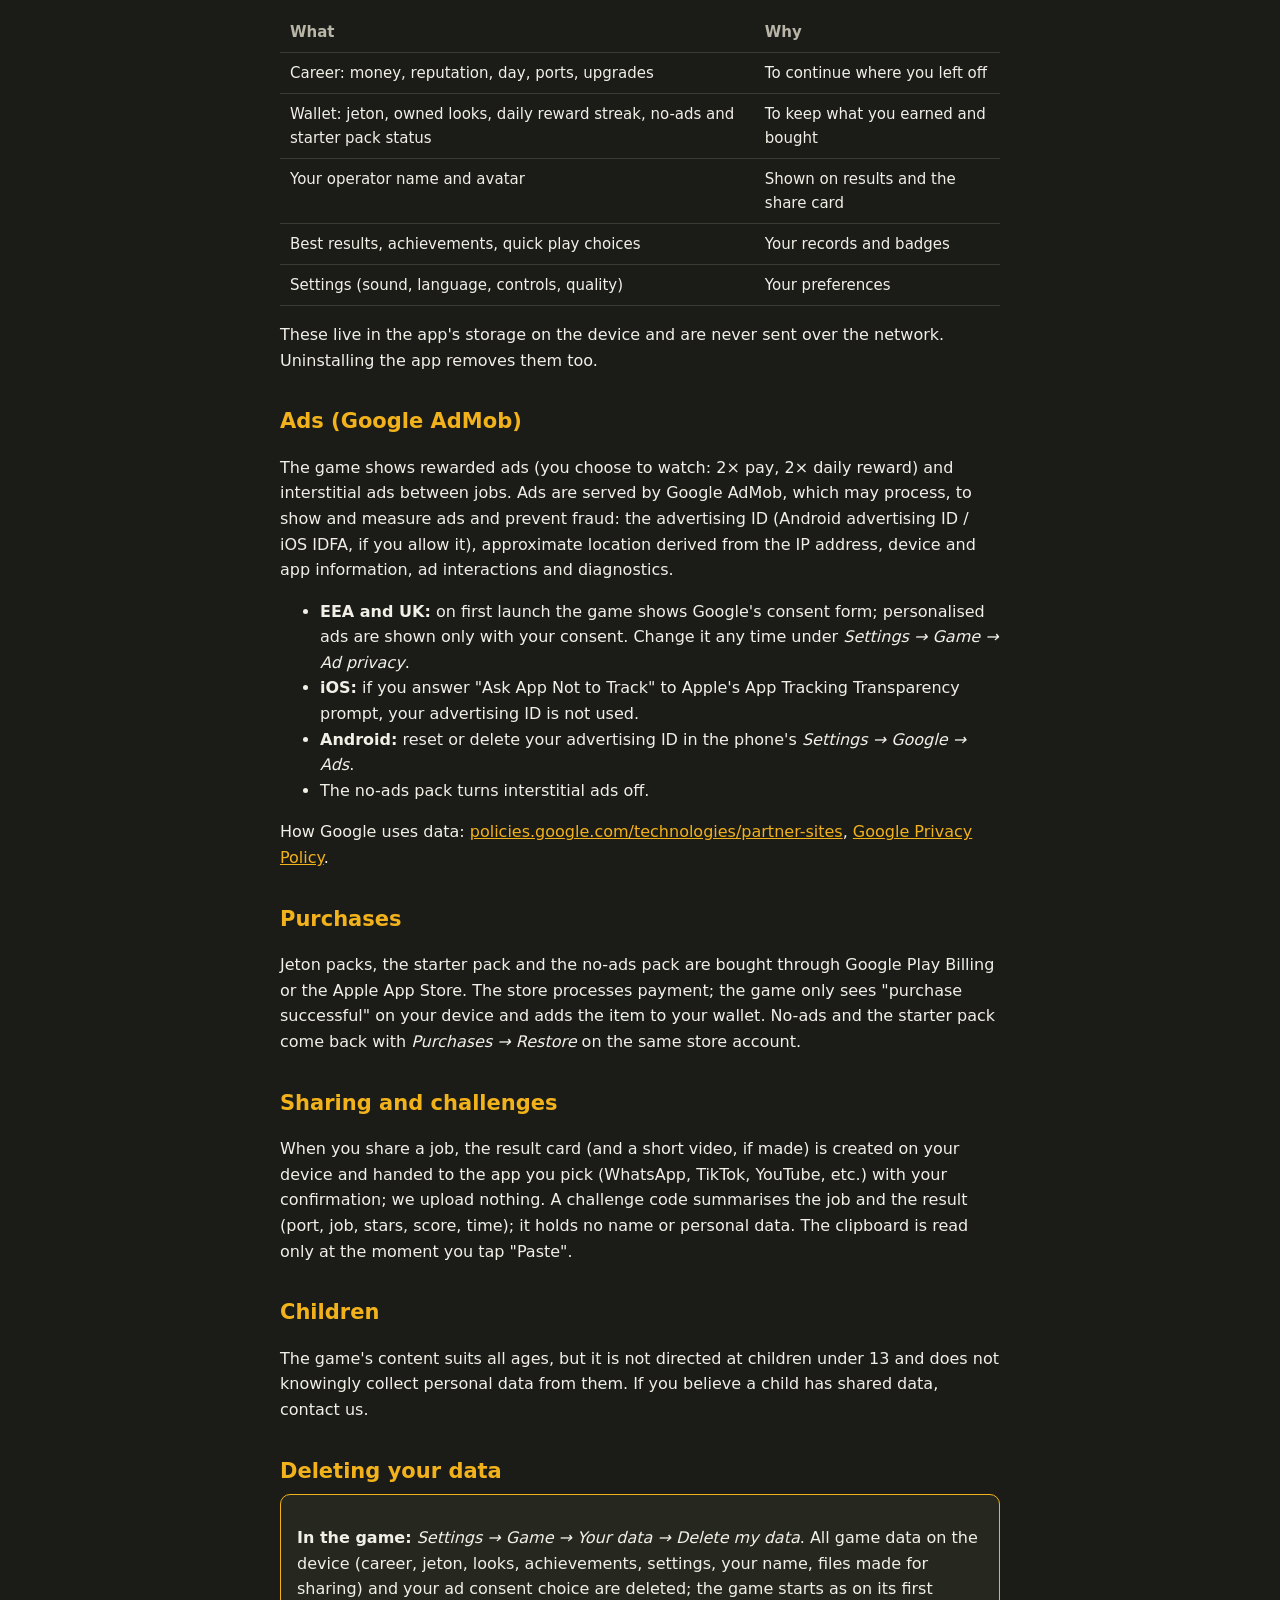
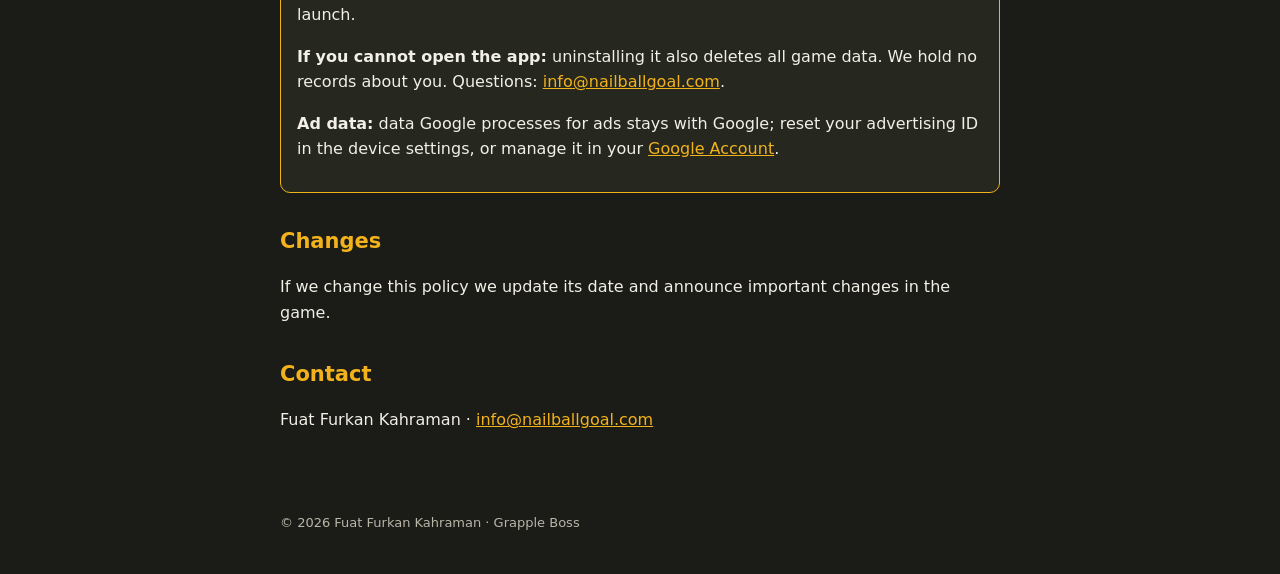
<file: grappleboss/gizlilik.html>
<!doctype html>
<html lang="tr">
<head>
<meta charset="utf-8">
<meta name="viewport" content="width=device-width, initial-scale=1">
<title>Gizlilik Politikası · Grapple Boss</title>
<meta name="description" content="Grapple Boss gizlilik politikası: oyun verileri yalnız cihazında; reklamlar Google AdMob; satın almalar Google Play ve App Store üzerinden.">
<link rel="stylesheet" href="style.css">
</head>
<body>
<header><img src="icon.png" alt=""><a href="./">Grapple Boss</a>
  <nav><a href="#privacy-en">English</a><a href="kosullar.html">Koşullar</a><a href="destek.html">Destek</a></nav></header>
<main>
<h1>Gizlilik Politikası</h1>
<p class="muted">Son güncelleme: 24 Ekim 2026 · Grapple Boss (Android ve iOS)</p>

<p>Grapple Boss, Fuat Furkan Kahraman tarafından geliştirilen tek kişilik bir iş makinesi oyunudur. Hesap açılmaz, oturum açılmaz,
oyunun bir sunucusu yoktur. Bu sayfa hangi verinin nerede tutulduğunu ve nasıl silineceğini anlatır.</p>

<h2>Kısaca</h2>
<ul>
  <li>Oyun verilerin (kariyer, para, jeton, görünümler, başarımlar, ayarlar, operatör adın) <b>yalnız cihazında</b> durur; bize gelmez.</li>
  <li>Ücretsiz sürümde <b>Google AdMob</b> reklam gösterir; AdMob reklam için cihaz bilgisi işler (aşağıda).</li>
  <li>Satın almaları <b>Google Play</b> ve <b>App Store</b> yürütür; ödeme bilgin bize gelmez.</li>
  <li>Verilerini oyunun içinden tek dokunuşla silebilirsin.</li>
</ul>

<h2>Cihazında tutulanlar</h2>
<table>
  <tr><th>Ne</th><th>Neden</th></tr>
  <tr><td>Kariyer: para, itibar, gün, şehirler, yükseltmeler</td><td>Oyunun kaldığı yerden sürmesi</td></tr>
  <tr><td>Cüzdan: jeton, sahip olunan görünümler, günlük ödül sırası, reklamsız/başlangıç paketi bilgisi</td><td>Kazandığın ve aldığın şeylerin kalması</td></tr>
  <tr><td>Operatör adın ve avatarın</td><td>Sonuç ekranı ve paylaşım kartında görünmesi</td></tr>
  <tr><td>En iyi sonuçlar, başarımlar, hızlı oyun seçimleri</td><td>Rekor ve rozetlerin</td></tr>
  <tr><td>Ayarlar (ses, dil, kontroller, kalite)</td><td>Tercihlerin</td></tr>
</table>
<p>Bunlar cihazın uygulama depolamasındadır; ağ üzerinden hiçbir yere gönderilmez. Uygulamayı silmek de hepsini siler.</p>

<h2>Reklamlar (Google AdMob)</h2>
<p>Oyun, ödüllü reklamlar (izlemeyi sen seçersin: 2× ücret, 2× günlük ödül) ve işler arasında ara reklamlar gösterir.
Reklamları Google AdMob sunar. AdMob reklam göstermek, ölçmek ve kötüye kullanımı önlemek için şunları işleyebilir:
reklam kimliği (Android reklam kimliği / iOS IDFA, izin verdiysen), IP adresinden çıkarılan yaklaşık konum, cihaz ve
uygulama bilgisi, reklam etkileşimleri ve teşhis verisi.</p>
<ul>
  <li><b>Avrupa Ekonomik Alanı ve Birleşik Krallık:</b> oyun ilk açılışta Google'ın izin formunu gösterir; kişiselleştirilmiş
  reklam yalnız iznin varsa gösterilir. İznini <i>Ayarlar → Oyun → Reklam gizliliği</i>'nden değiştirebilirsin.</li>
  <li><b>iOS:</b> Apple'ın "Uygulama İzleme Şeffaflığı" sorusuna "İzin Verme" dersen reklam kimliğin kullanılmaz.</li>
  <li><b>Android:</b> reklam kimliğini telefonun <i>Ayarlar → Google → Reklamlar</i> bölümünden sıfırlayabilir ya da silebilirsin.</li>
  <li>Reklamsız paketi alırsan ara reklamlar kapanır.</li>
</ul>
<p>Google'ın verileri nasıl kullandığı: <a href="https://policies.google.com/technologies/partner-sites">policies.google.com/technologies/partner-sites</a>,
<a href="https://policies.google.com/privacy">Google Gizlilik Politikası</a>.</p>

<h2>Satın almalar</h2>
<p>Jeton paketleri, başlangıç paketi ve reklamsız paket Google Play Faturalandırma ya da Apple App Store üzerinden alınır.
Ödeme bilgilerini mağaza işler; biz yalnızca cihazında "satın alma başarılı" sonucunu görür ve ürünü cüzdanına
ekleriz. Reklamsız ve başlangıç paketi aynı mağaza hesabıyla <i>Satın almalar → Geri yükle</i> ile geri gelir.</p>

<h2>Paylaşım ve meydan okuma</h2>
<p>Bir işi paylaşınca sonuç kartı (ve varsa kısa video) cihazında üretilir ve seçtiğin uygulamaya (WhatsApp, TikTok,
YouTube vb.) senin onayınla verilir; biz hiçbir şey yüklemeyiz. Meydan okuma kodu işin ve sonucun özetidir (liman,
iş, yıldız, puan, süre); adın ya da kişisel bilgin yoktur. "Yapıştır" düğmesine bastığında pano yalnız o an okunur.</p>

<h2>Çocuklar</h2>
<p>Oyun her yaşa uygun içeriktedir ama 13 yaş altını hedeflemez ve bilerek 13 yaş altı çocuklardan kişisel veri
toplamaz. Çocuğunun veri paylaştığını düşünüyorsan bize yaz.</p>

<h2 id="delete">Verilerini silme</h2>
<div class="box">
<p><b>Oyunun içinden:</b> <i>Ayarlar → Oyun → Verilerin → Verilerimi sil</i>. Cihazdaki bütün oyun verisi (kariyer,
jeton, görünümler, başarımlar, ayarlar, adın, paylaşım için üretilen dosyalar) ve reklam izni seçimin silinir; oyun ilk
açıldığı gibi başlar.</p>
<p><b>Uygulamayı açamıyorsan:</b> uygulamayı kaldırmak da bütün oyun verisini siler. Bizde senin hakkında tutulan
bir kayıt yoktur. Soru için <a href="mailto:info@nailballgoal.com">info@nailballgoal.com</a>.</p>
<p><b>Reklam verisi:</b> Google'ın reklam için işlediği veriler Google'dadır; reklam kimliğini cihaz ayarlarından
sıfırlayabilir, Google hesabın varsa <a href="https://myaccount.google.com/data-and-privacy">Google Hesabım</a>'dan yönetebilirsin.</p>
</div>

<h2>Değişiklikler</h2>
<p>Bu politikayı değiştirirsek tarihini güncelleriz; önemli değişiklikleri oyunda da duyururuz.</p>

<h2 id="contact">İletişim</h2>
<p>Fuat Furkan Kahraman · <a href="mailto:info@nailballgoal.com">info@nailballgoal.com</a></p>

<hr id="privacy-en">
<span class="lang">English</span>
<h1>Privacy Policy</h1>
<p class="muted">Last updated: 24 October 2026 · Grapple Boss (Android and iOS)</p>

<p>Grapple Boss is a single-player heavy-machine game by Fuat Furkan Kahraman. There are no accounts, no sign-in and no game server.
This page explains what data is kept where, and how to delete it.</p>

<h2>In short</h2>
<ul>
  <li>Your game data (career, money, jeton, looks, achievements, settings, operator name) stays <b>on your device only</b>; it never reaches us.</li>
  <li>The free game shows ads from <b>Google AdMob</b>, which processes device data for advertising (see below).</li>
  <li>Purchases are handled by <b>Google Play</b> and the <b>App Store</b>; we never see your payment details.</li>
  <li>You can delete your data from inside the game with one tap.</li>
</ul>

<h2>Kept on your device</h2>
<table>
  <tr><th>What</th><th>Why</th></tr>
  <tr><td>Career: money, reputation, day, ports, upgrades</td><td>To continue where you left off</td></tr>
  <tr><td>Wallet: jeton, owned looks, daily reward streak, no-ads and starter pack status</td><td>To keep what you earned and bought</td></tr>
  <tr><td>Your operator name and avatar</td><td>Shown on results and the share card</td></tr>
  <tr><td>Best results, achievements, quick play choices</td><td>Your records and badges</td></tr>
  <tr><td>Settings (sound, language, controls, quality)</td><td>Your preferences</td></tr>
</table>
<p>These live in the app's storage on the device and are never sent over the network. Uninstalling the app removes them too.</p>

<h2>Ads (Google AdMob)</h2>
<p>The game shows rewarded ads (you choose to watch: 2× pay, 2× daily reward) and interstitial ads between jobs.
Ads are served by Google AdMob, which may process, to show and measure ads and prevent fraud: the advertising ID
(Android advertising ID / iOS IDFA, if you allow it), approximate location derived from the IP address, device and app
information, ad interactions and diagnostics.</p>
<ul>
  <li><b>EEA and UK:</b> on first launch the game shows Google's consent form; personalised ads are shown only with your
  consent. Change it any time under <i>Settings → Game → Ad privacy</i>.</li>
  <li><b>iOS:</b> if you answer "Ask App Not to Track" to Apple's App Tracking Transparency prompt, your advertising ID is not used.</li>
  <li><b>Android:</b> reset or delete your advertising ID in the phone's <i>Settings → Google → Ads</i>.</li>
  <li>The no-ads pack turns interstitial ads off.</li>
</ul>
<p>How Google uses data: <a href="https://policies.google.com/technologies/partner-sites">policies.google.com/technologies/partner-sites</a>,
<a href="https://policies.google.com/privacy">Google Privacy Policy</a>.</p>

<h2>Purchases</h2>
<p>Jeton packs, the starter pack and the no-ads pack are bought through Google Play Billing or the Apple App Store.
The store processes payment; the game only sees "purchase successful" on your device and adds the item to your
wallet. No-ads and the starter pack come back with <i>Purchases → Restore</i> on the same store account.</p>

<h2>Sharing and challenges</h2>
<p>When you share a job, the result card (and a short video, if made) is created on your device and handed to the app
you pick (WhatsApp, TikTok, YouTube, etc.) with your confirmation; we upload nothing. A challenge code summarises the
job and the result (port, job, stars, score, time); it holds no name or personal data. The clipboard is read only at the
moment you tap "Paste".</p>

<h2>Children</h2>
<p>The game's content suits all ages, but it is not directed at children under 13 and does not knowingly collect
personal data from them. If you believe a child has shared data, contact us.</p>

<h2 id="delete-en">Deleting your data</h2>
<div class="box">
<p><b>In the game:</b> <i>Settings → Game → Your data → Delete my data</i>. All game data on the device (career, jeton,
looks, achievements, settings, your name, files made for sharing) and your ad consent choice are deleted; the game
starts as on its first launch.</p>
<p><b>If you cannot open the app:</b> uninstalling it also deletes all game data. We hold no records about you.
Questions: <a href="mailto:info@nailballgoal.com">info@nailballgoal.com</a>.</p>
<p><b>Ad data:</b> data Google processes for ads stays with Google; reset your advertising ID in the device settings,
or manage it in your <a href="https://myaccount.google.com/data-and-privacy">Google Account</a>.</p>
</div>

<h2>Changes</h2>
<p>If we change this policy we update its date and announce important changes in the game.</p>

<h2 id="contact-en">Contact</h2>
<p>Fuat Furkan Kahraman · <a href="mailto:info@nailballgoal.com">info@nailballgoal.com</a></p>
</main>
<footer>© 2026 Fuat Furkan Kahraman · Grapple Boss</footer>
</body>
</html>
</file>
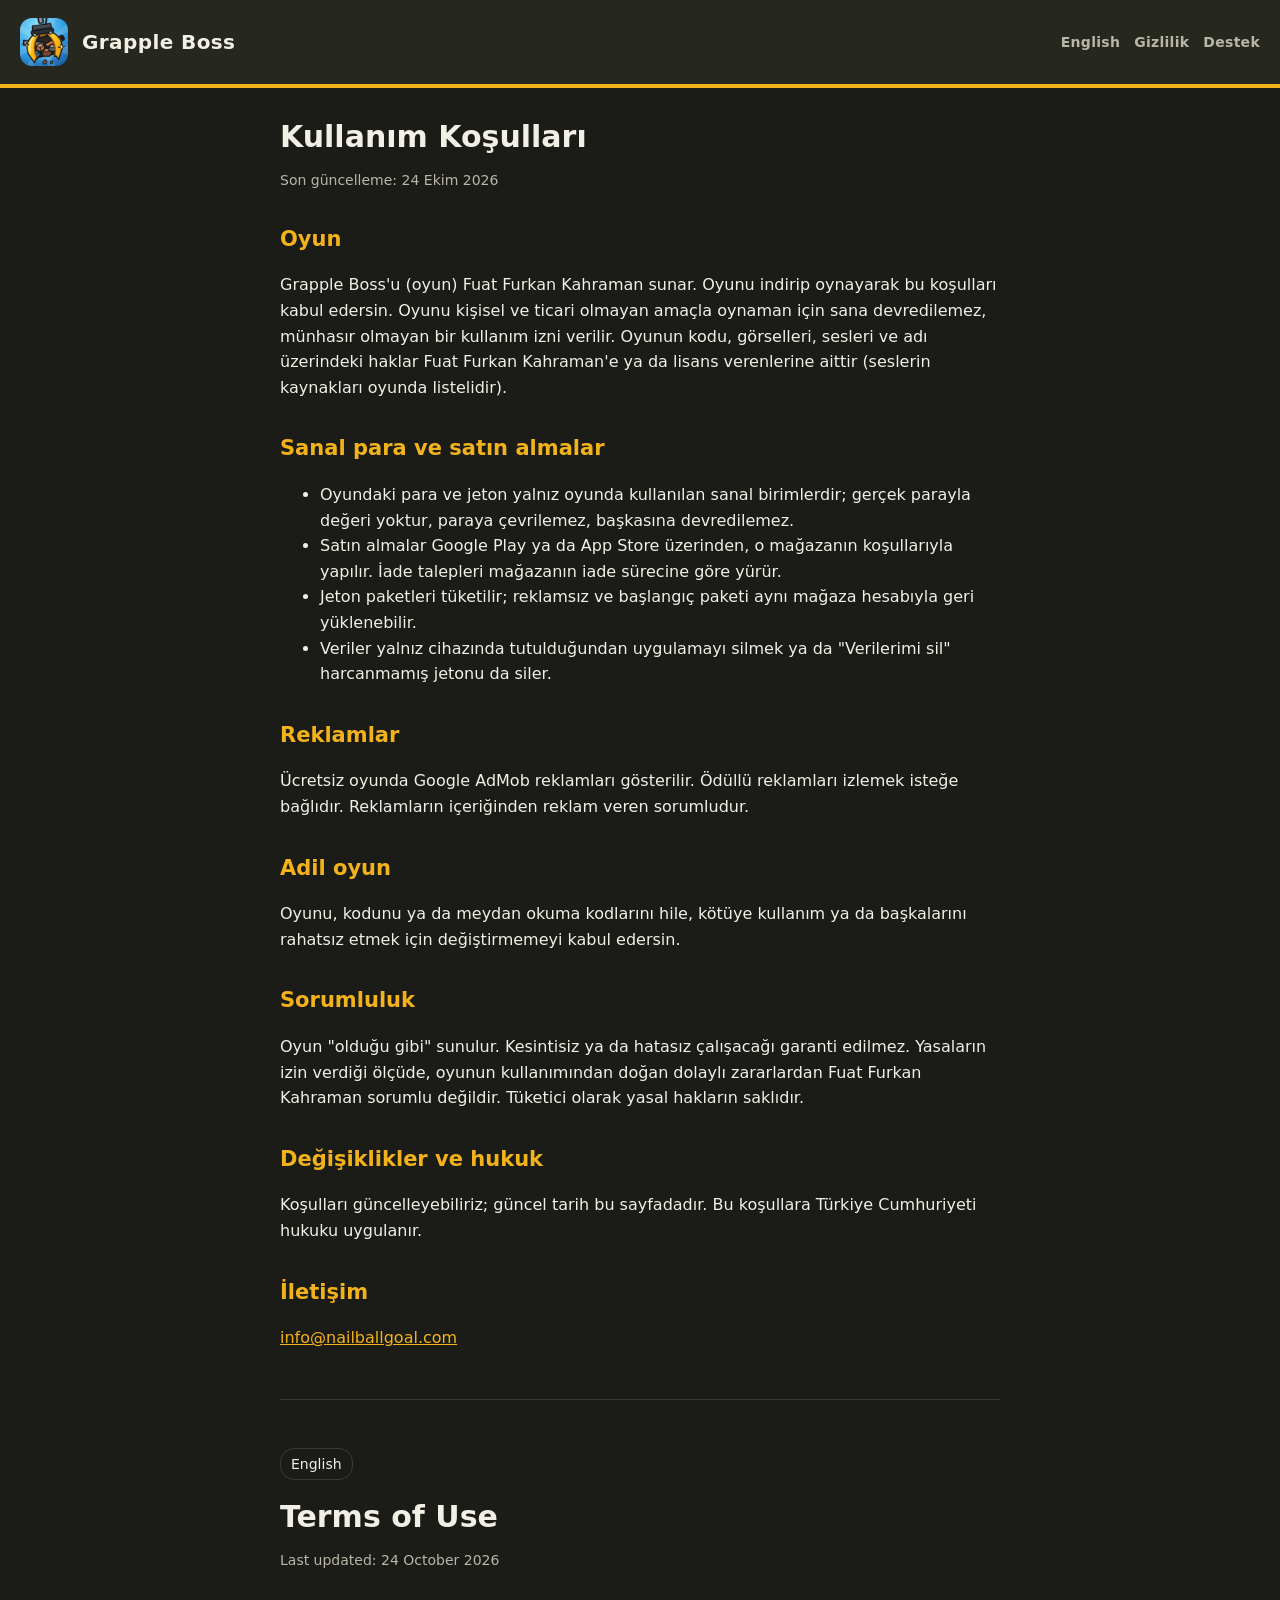
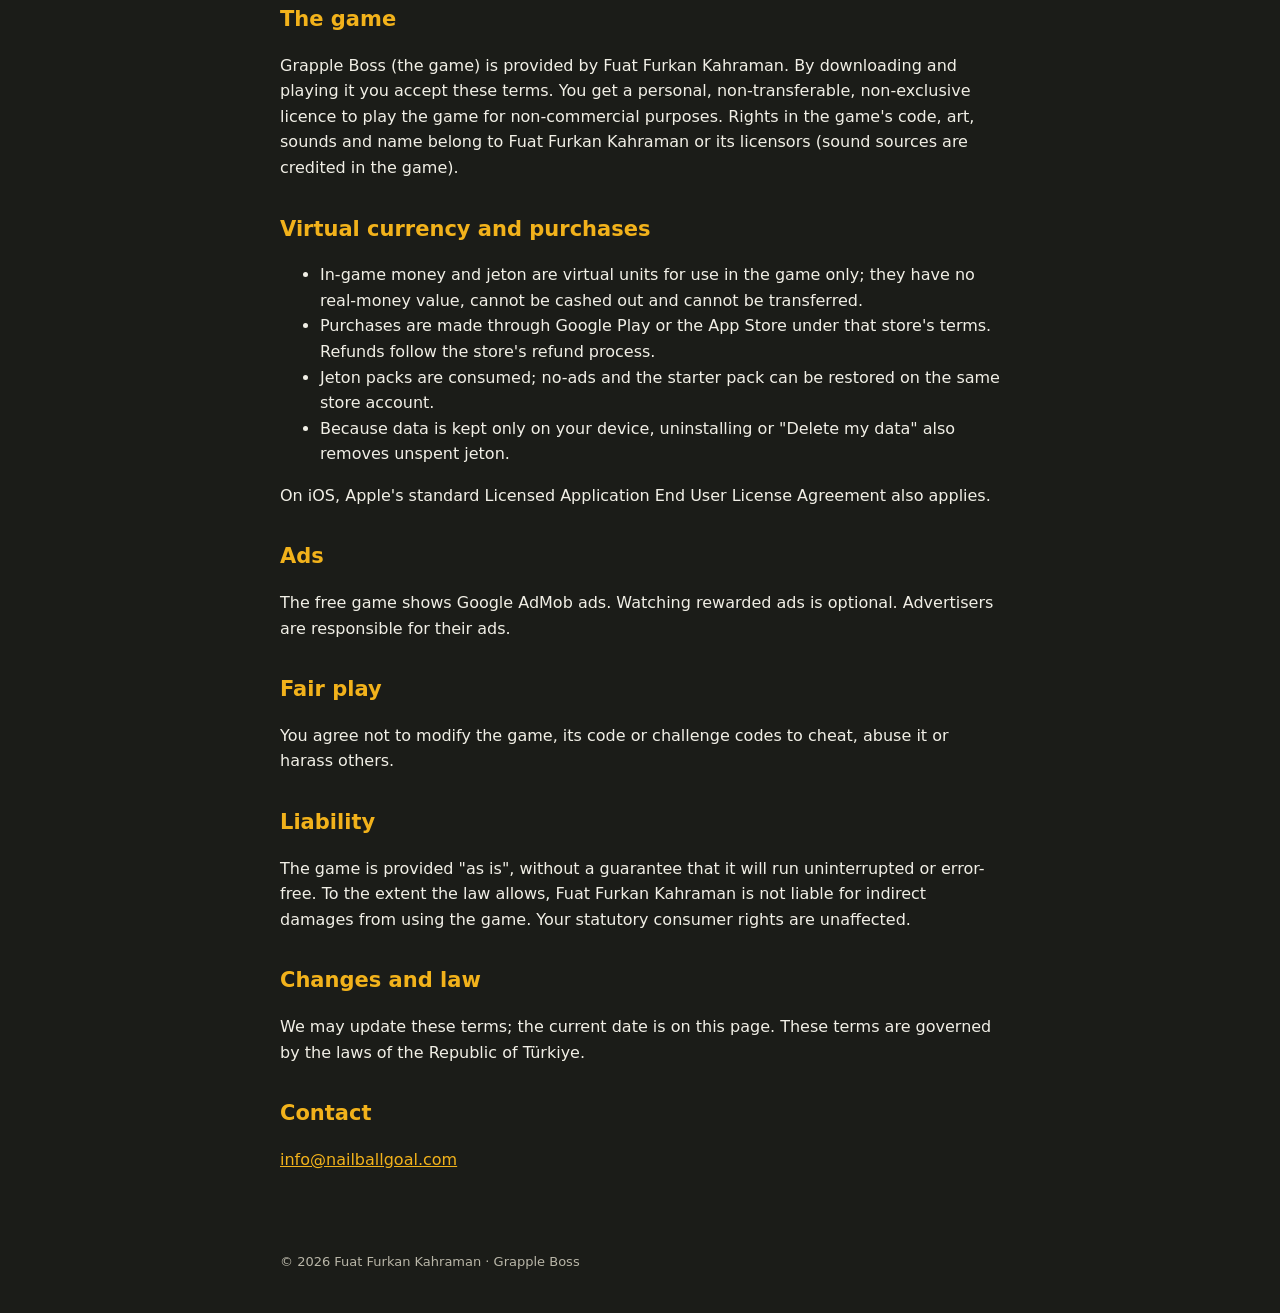
<file: grappleboss/kosullar.html>
<!doctype html>
<html lang="tr">
<head>
<meta charset="utf-8">
<meta name="viewport" content="width=device-width, initial-scale=1">
<title>Kullanım Koşulları · Grapple Boss</title>
<meta name="description" content="Grapple Boss kullanım koşulları: oyun, sanal para, satın almalar ve reklamlar.">
<link rel="stylesheet" href="style.css">
</head>
<body>
<header><img src="icon.png" alt=""><a href="./">Grapple Boss</a>
  <nav><a href="#terms-en">English</a><a href="gizlilik.html">Gizlilik</a><a href="destek.html">Destek</a></nav></header>
<main>
<h1>Kullanım Koşulları</h1>
<p class="muted">Son güncelleme: 24 Ekim 2026</p>

<h2>Oyun</h2>
<p>Grapple Boss'u (oyun) Fuat Furkan Kahraman sunar. Oyunu indirip oynayarak bu koşulları kabul edersin. Oyunu kişisel ve ticari
olmayan amaçla oynaman için sana devredilemez, münhasır olmayan bir kullanım izni verilir. Oyunun kodu, görselleri,
sesleri ve adı üzerindeki haklar Fuat Furkan Kahraman'e ya da lisans verenlerine aittir (seslerin kaynakları oyunda listelidir).</p>

<h2>Sanal para ve satın almalar</h2>
<ul>
  <li>Oyundaki para ve jeton yalnız oyunda kullanılan sanal birimlerdir; gerçek parayla değeri yoktur, paraya çevrilemez,
  başkasına devredilemez.</li>
  <li>Satın almalar Google Play ya da App Store üzerinden, o mağazanın koşullarıyla yapılır. İade talepleri mağazanın
  iade sürecine göre yürür.</li>
  <li>Jeton paketleri tüketilir; reklamsız ve başlangıç paketi aynı mağaza hesabıyla geri yüklenebilir.</li>
  <li>Veriler yalnız cihazında tutulduğundan uygulamayı silmek ya da "Verilerimi sil" harcanmamış jetonu da siler.</li>
</ul>

<h2>Reklamlar</h2>
<p>Ücretsiz oyunda Google AdMob reklamları gösterilir. Ödüllü reklamları izlemek isteğe bağlıdır. Reklamların içeriğinden
reklam veren sorumludur.</p>

<h2>Adil oyun</h2>
<p>Oyunu, kodunu ya da meydan okuma kodlarını hile, kötüye kullanım ya da başkalarını rahatsız etmek için değiştirmemeyi
kabul edersin.</p>

<h2>Sorumluluk</h2>
<p>Oyun "olduğu gibi" sunulur. Kesintisiz ya da hatasız çalışacağı garanti edilmez. Yasaların izin verdiği ölçüde, oyunun
kullanımından doğan dolaylı zararlardan Fuat Furkan Kahraman sorumlu değildir. Tüketici olarak yasal hakların saklıdır.</p>

<h2>Değişiklikler ve hukuk</h2>
<p>Koşulları güncelleyebiliriz; güncel tarih bu sayfadadır. Bu koşullara Türkiye Cumhuriyeti hukuku uygulanır.</p>

<h2>İletişim</h2>
<p><a href="mailto:info@nailballgoal.com">info@nailballgoal.com</a></p>

<hr id="terms-en">
<span class="lang">English</span>
<h1>Terms of Use</h1>
<p class="muted">Last updated: 24 October 2026</p>

<h2>The game</h2>
<p>Grapple Boss (the game) is provided by Fuat Furkan Kahraman. By downloading and playing it you accept these terms. You get a
personal, non-transferable, non-exclusive licence to play the game for non-commercial purposes. Rights in the game's
code, art, sounds and name belong to Fuat Furkan Kahraman or its licensors (sound sources are credited in the game).</p>

<h2>Virtual currency and purchases</h2>
<ul>
  <li>In-game money and jeton are virtual units for use in the game only; they have no real-money value, cannot be
  cashed out and cannot be transferred.</li>
  <li>Purchases are made through Google Play or the App Store under that store's terms. Refunds follow the store's
  refund process.</li>
  <li>Jeton packs are consumed; no-ads and the starter pack can be restored on the same store account.</li>
  <li>Because data is kept only on your device, uninstalling or "Delete my data" also removes unspent jeton.</li>
</ul>
<p>On iOS, Apple's standard Licensed Application End User License Agreement also applies.</p>

<h2>Ads</h2>
<p>The free game shows Google AdMob ads. Watching rewarded ads is optional. Advertisers are responsible for their ads.</p>

<h2>Fair play</h2>
<p>You agree not to modify the game, its code or challenge codes to cheat, abuse it or harass others.</p>

<h2>Liability</h2>
<p>The game is provided "as is", without a guarantee that it will run uninterrupted or error-free. To the extent the
law allows, Fuat Furkan Kahraman is not liable for indirect damages from using the game. Your statutory consumer rights are unaffected.</p>

<h2>Changes and law</h2>
<p>We may update these terms; the current date is on this page. These terms are governed by the laws of the Republic of Türkiye.</p>

<h2>Contact</h2>
<p><a href="mailto:info@nailballgoal.com">info@nailballgoal.com</a></p>
</main>
<footer>© 2026 Fuat Furkan Kahraman · Grapple Boss</footer>
</body>
</html>
</file>
<file: bandloop/style.css>
/* Band Loop! web sayfaları (Atölye kimliği, 14 Kasım 2026): kâğıt zemin, mürekkep yazı, terrakota vurgu; Fraunces başlık,
   DM Sans metin (sitede barındırılır, dış yazı tipi isteği yok). Düz statik HTML, betik yok, çerez yok. */
@font-face { font-family: Fraunces; font-weight: 800; font-display: swap; src: url(fonts/fraunces-800.woff2) format("woff2"); }
@font-face { font-family: Fraunces; font-weight: 800; font-display: swap; src: url(fonts/fraunces-800-ext.woff2) format("woff2"); unicode-range: U+0100-024F, U+1E00-1EFF; }
@font-face { font-family: "DM Sans"; font-weight: 500 700; font-display: swap; src: url(fonts/dmsans-600.woff2) format("woff2"); }
@font-face { font-family: "DM Sans"; font-weight: 500 700; font-display: swap; src: url(fonts/dmsans-600-ext.woff2) format("woff2"); unicode-range: U+0100-024F, U+1E00-1EFF; }
@font-face { font-family: "DM Sans"; font-weight: 800; font-display: swap; src: url(fonts/dmsans-800.woff2) format("woff2"); }
@font-face { font-family: "DM Sans"; font-weight: 800; font-display: swap; src: url(fonts/dmsans-800-ext.woff2) format("woff2"); unicode-range: U+0100-024F, U+1E00-1EFF; }

:root {
  --paper: #f6efe5; --paper2: #efe5d6; --card: #fffaf3; --edge: #e5d6c1; --ink: #2f2219; --sub: #7d5d48;
  --accent: #a23c19; --tomato: #cf5a26; --tomato2: #bd4918; --tomato3: #8c3512; --teal: #3d8a6d; --hole: rgba(120, 92, 66, .1);
}
@media (prefers-color-scheme: dark) {
  :root:not([data-theme="light"]) {
    --paper: #241d19; --paper2: #1d1714; --card: #2f2824; --edge: #3d342e; --ink: #f6efe5; --sub: #cdb8a6;
    --accent: #f09a6c; --hole: rgba(255, 240, 225, .06);
  }
}
* { box-sizing: border-box; }
html { -webkit-text-size-adjust: 100%; }
body {
  margin: 0; color: var(--ink); font: 500 17px/1.6 "DM Sans", system-ui, -apple-system, "Segoe UI", Roboto, sans-serif;
  background: radial-gradient(circle at 12px 12px, var(--hole) 3px, transparent 3.6px) 0 0 / 24px 24px, linear-gradient(180deg, var(--paper), var(--paper2));
  background-attachment: fixed;
}
header { display: flex; align-items: center; gap: 12px; padding: 14px 20px; max-width: 1040px; margin: 0 auto; }
header img { width: 44px; height: 44px; border-radius: 12px; box-shadow: 0 3px 0 var(--edge); }
header > a { color: var(--ink); text-decoration: none; font: 800 21px/1 Fraunces, Georgia, serif; }
nav { margin-left: auto; display: flex; gap: 16px; flex-wrap: wrap; }
nav a { color: var(--sub); font-weight: 700; font-size: 15px; text-decoration: none; }
nav a:hover { color: var(--accent); }
main { max-width: 780px; margin: 0 auto; padding: 18px 20px 64px; }
h1, h2, h3 { font-family: Fraunces, Georgia, "Times New Roman", serif; font-weight: 800; letter-spacing: -0.01em; line-height: 1.12; }
h1 { font-size: clamp(32px, 6vw, 46px); margin: 10px 0 8px; }
h2 { font-size: 26px; margin: 36px 0 8px; }
h3 { font-size: 19px; margin: 22px 0 4px; }
p, li { color: var(--ink); }
.muted { color: var(--sub); font-size: 15px; }
a { color: var(--accent); }
table { width: 100%; border-collapse: collapse; margin: 10px 0; font-size: 15px; }
th, td { text-align: left; vertical-align: top; padding: 9px 10px; border-bottom: 1px solid var(--edge); }
th { color: var(--sub); font-weight: 700; }
.lang { display: inline-block; margin: 0 0 12px; padding: 4px 12px; border: 2px solid var(--edge); border-radius: 99px; font-size: 14px; font-weight: 700; color: var(--sub); }
hr { border: 0; border-top: 2px dashed var(--edge); margin: 52px 0; }
.box { padding: 14px 18px; border: 2px solid var(--edge); border-radius: 16px; background: var(--card); box-shadow: 0 4px 0 var(--edge); }
footer { max-width: 780px; margin: 0 auto; padding: 0 20px 40px; color: var(--sub); font-size: 14px; }
footer a { color: var(--sub); }

/* ---------- Ana sayfa ---------- */
.hero { display: grid; grid-template-columns: 1.15fr .85fr; gap: 24px; align-items: center; max-width: 1040px; margin: 0 auto; padding: 24px 20px 8px; }
.hero h1 { font-size: clamp(38px, 7vw, 64px); margin: 0 0 12px; }
.hero .logo { width: min(380px, 100%); display: block; margin: 0 0 6px -6px; }
.hero p.lead { font-size: 20px; color: var(--sub); margin: 0 0 22px; max-width: 30ch; }
.hero .loopidy { width: 100%; max-width: 360px; justify-self: center; filter: drop-shadow(0 18px 22px rgba(60, 35, 15, .25)); transform: rotate(5deg); }
.stores { display: flex; gap: 12px; flex-wrap: wrap; }
.store { display: inline-flex; align-items: center; gap: 10px; min-height: 54px; padding: 8px 20px; border-radius: 16px; text-decoration: none;
  color: #fff; font-weight: 800; background: linear-gradient(180deg, var(--tomato), var(--tomato2)); box-shadow: 0 4px 0 var(--tomato3); }
.store small { display: block; font-weight: 600; font-size: 12px; opacity: .85; line-height: 1.1; }
.store span { line-height: 1.15; }
.store svg { width: 24px; height: 24px; fill: currentColor; flex-shrink: 0; }
.store.alt { color: var(--ink); background: var(--card); box-shadow: 0 4px 0 var(--edge); border: 2px solid var(--edge); }
.features { list-style: none; padding: 0; margin: 28px 0 0; display: grid; grid-template-columns: repeat(auto-fit, minmax(220px, 1fr)); gap: 14px; }
.features li { padding: 16px 18px; border-radius: 18px; background: var(--card); border: 2px solid var(--edge); box-shadow: 0 4px 0 var(--edge); }
.features b { display: block; font: 800 18px/1.2 Fraunces, Georgia, serif; margin-bottom: 4px; }
.features span { color: var(--sub); font-size: 15px; }
.shots { display: grid; grid-auto-flow: column; grid-auto-columns: min(240px, 62vw); gap: 14px; overflow-x: auto; padding: 8px 2px 18px; scroll-snap-type: x mandatory; }
.shots img { width: 100%; border-radius: 18px; box-shadow: 0 10px 24px rgba(60, 35, 15, .18); scroll-snap-align: start; }
@media (max-width: 720px) {
  .hero { grid-template-columns: 1fr; text-align: center; }
  .hero .logo { margin: 0 auto 6px; }
  .hero p.lead { margin-left: auto; margin-right: auto; }
  .stores { justify-content: center; }
  .hero .loopidy { max-width: 240px; order: -1; }
  nav { gap: 12px; }
}

/* ---------- Basın kiti ---------- */
.facts th { width: 120px; }
.press-art { display: grid; grid-template-columns: repeat(auto-fit, minmax(160px, 1fr)); gap: 14px; }
.press-art a { display: flex; flex-direction: column; align-items: center; gap: 8px; color: var(--sub); font-size: 14px; font-weight: 700; text-decoration: none; text-align: center; }
.press-art img { width: 100%; height: 120px; object-fit: contain; }
</file>
<file: grappleboss/site.css>
:root{color-scheme:dark;--bg:#181b16;--surface:#22271f;--ink:#f4f1e8;--muted:#b9bfb0;--accent:#f2b83b;--line:#3c4336}
*{box-sizing:border-box}html{scroll-behavior:smooth;scroll-padding-top:24px}
body{margin:0;background:var(--bg);color:var(--ink);font:17px/1.65 system-ui,-apple-system,BlinkMacSystemFont,"Segoe UI",sans-serif}
a{color:inherit;text-underline-offset:4px}a:focus-visible{outline:3px solid var(--accent);outline-offset:5px}
.wrap{width:min(1120px,calc(100% - 40px));margin:auto}
header{border-bottom:1px solid var(--line)}header .wrap{display:flex;justify-content:space-between;align-items:center;gap:20px;padding:20px 0}
.brand{display:flex;align-items:center;gap:12px;text-decoration:none;font-size:19px;font-weight:800;letter-spacing:-.4px}
.brand img{border-radius:13px;width:42px;height:42px}nav{display:flex;gap:24px;font-size:14px}nav a{text-decoration:none;color:var(--muted)}
.hero{display:grid;grid-template-columns:1.12fr .88fr;align-items:center;gap:72px;padding:76px 0 64px}
.eyebrow{color:var(--accent);font-size:12px;font-weight:800;letter-spacing:2px;text-transform:uppercase;margin:0 0 18px}
h1{font-size:clamp(42px,5.5vw,68px);line-height:1.05;letter-spacing:-2.5px;margin:0 0 25px;max-width:650px}
h1 span{color:var(--accent)}.intro{font-size:19px;max-width:560px;color:var(--muted);margin:0 0 26px}
.cta{display:inline-flex;align-items:center;justify-content:center;gap:14px;border-radius:8px;background:var(--accent);padding:13px 22px;color:#191d15;text-decoration:none;font-weight:800;min-height:52px}
.cta span{font-size:22px;line-height:1}.fine{font-size:12px;color:var(--muted);margin:13px 0 0;max-width:530px}
.hero figure{margin:0;position:relative;justify-self:center;width:min(100%,330px)}
.hero figure:before{content:"";position:absolute;inset:8% -5%;z-index:-1;background:radial-gradient(ellipse,#f2b83b22,transparent 70%)}
.game-shot{display:block;width:100%;height:auto;border-radius:17px;border:1px solid #5b634a;box-shadow:0 24px 70px #0006}
figcaption{margin-top:10px;color:var(--muted);font-size:12px;text-align:center}
.strip{display:flex;flex-wrap:wrap;gap:12px;border-top:1px solid var(--line);border-bottom:1px solid var(--line);padding:19px 0}
.strip span{color:var(--muted);font-size:14px;flex:1;min-width:180px}.strip b{color:var(--accent);margin-right:8px}
section{padding:64px 0}.trailer{max-width:520px;margin-inline:auto;border:1px solid var(--line);border-radius:12px;overflow:hidden;background:#10130f}.trailer iframe{width:100%;aspect-ratio:4/5;display:block;border:0}h2{font-size:clamp(29px,3vw,42px);line-height:1.2;letter-spacing:-1px;margin:0 0 26px}
.cards{display:grid;grid-template-columns:repeat(3,1fr);gap:20px}.card{background:var(--surface);border:1px solid var(--line);border-radius:12px;padding:26px}
.number{font-size:12px;color:var(--accent);font-weight:800;letter-spacing:1px}.card h3{font-size:22px;line-height:1.25;margin:16px 0 12px}.card p{color:var(--muted);font-size:15px;margin:0}
.english{border-top:1px solid var(--line);display:grid;grid-template-columns:1fr 1fr;gap:60px}
.english p{color:var(--muted);margin:0 0 22px}.english h3{font-size:21px;margin:0 0 15px}
footer{border-top:1px solid var(--line);padding:25px 0 32px;color:var(--muted);font-size:12px}footer .wrap{display:flex;justify-content:space-between;gap:20px;flex-wrap:wrap}footer a{margin-left:18px}
@media(max-width:760px){.wrap{width:min(100% - 32px,560px)}header .wrap{padding:16px 0;gap:12px}.brand{font-size:16px}.brand img{width:36px;height:36px}nav{gap:16px;font-size:13px}.hero{grid-template-columns:1fr;gap:38px;padding:45px 0 38px}h1{letter-spacing:-1.8px;font-size:48px}.intro{font-size:17px}.hero figure{width:255px}.cards{grid-template-columns:1fr}.english{grid-template-columns:1fr;gap:30px}section{padding:42px 0}.strip{gap:8px}.strip span{min-width:100%;font-size:13px}.fine{font-size:12px}footer a{margin:0 16px 0 0}}
@media(prefers-reduced-motion:reduce){html{scroll-behavior:auto}}

header .wrap{flex-wrap:wrap}nav{flex-wrap:wrap;align-items:center}
.skip{position:absolute;top:8px;left:12px;transform:translateY(-180%);z-index:10;padding:10px;background:var(--accent);color:#181b16}
.skip:focus{transform:none}.secondary{display:inline-flex;margin:18px 0 0;color:var(--muted);font-size:15px}
.faq{border-top:1px solid var(--line)}.faq details{border-bottom:1px solid var(--line);padding:18px 0}
.faq summary{cursor:pointer;font-size:18px;font-weight:650;line-height:1.4}.faq details p{color:var(--muted);max-width:850px;margin-bottom:0}
.intro-link{margin-top:20px}.guide{max-width:800px;margin:0 auto;padding:55px 0 64px}.guide h1{font-size:clamp(36px,5vw,54px)}
.guide h2{font-size:29px;margin-top:38px;margin-bottom:15px}.guide p,.guide li{color:var(--muted)}
.guide li{margin-bottom:12px}.guide strong{color:var(--ink)}.callout{border-left:3px solid var(--accent);padding:12px 20px;background:var(--surface)}
.breadcrumb{font-size:13px;color:var(--muted);margin:0 0 30px}.guide .cta{margin-top:12px}
@media(max-width:420px){nav{gap:16px}.hero h1{font-size:41px;letter-spacing:-1.4px}.cta{width:100%}.guide{padding-top:36px}}
</file>
<file: grappleboss/style.css>
/* Grapple Boss web pages: privacy, terms, support. Plain static HTML, no scripts, no cookies. */
:root { --bg: #1b1c18; --surface: #26281f; --ink: #f1efe6; --dim: #b9b6a8; --hazard: #f2b21b; --line: #3a3c33; }
* { box-sizing: border-box; }
body { margin: 0; background: var(--bg); color: var(--ink); font: 16px/1.6 system-ui, -apple-system, "Segoe UI", Roboto, sans-serif; }
header { display: flex; align-items: center; gap: 14px; padding: 18px 20px; border-bottom: 4px solid var(--hazard); background: var(--surface); }
header img { width: 48px; height: 48px; border-radius: 12px; }
header a { color: var(--ink); text-decoration: none; font-weight: 800; font-size: 20px; letter-spacing: .02em; }
nav { margin-left: auto; display: flex; gap: 14px; flex-wrap: wrap; font-size: 14px; }
nav a { color: var(--dim); font-weight: 600; font-size: 14px; }
main { max-width: 760px; margin: 0 auto; padding: 24px 20px 64px; }
h1 { font-size: 30px; line-height: 1.15; margin: 8px 0 4px; }
h2 { font-size: 21px; margin: 32px 0 6px; color: var(--hazard); }
h3 { font-size: 17px; margin: 20px 0 4px; }
p, li { color: var(--ink); }
.muted { color: var(--dim); font-size: 14px; }
a { color: var(--hazard); }
table { width: 100%; border-collapse: collapse; margin: 10px 0; font-size: 15px; }
th, td { text-align: left; vertical-align: top; padding: 8px 10px; border-bottom: 1px solid var(--line); }
th { color: var(--dim); font-weight: 600; }
.lang { display: inline-block; margin: 0 0 12px; padding: 4px 10px; border: 1px solid var(--line); border-radius: 14px; font-size: 14px; }
hr { border: 0; border-top: 1px solid var(--line); margin: 48px 0; }
.box { padding: 14px 16px; border: 1px solid var(--hazard); border-radius: 10px; background: var(--surface); }
footer { max-width: 760px; margin: 0 auto; padding: 0 20px 40px; color: var(--dim); font-size: 13px; }
</file>
